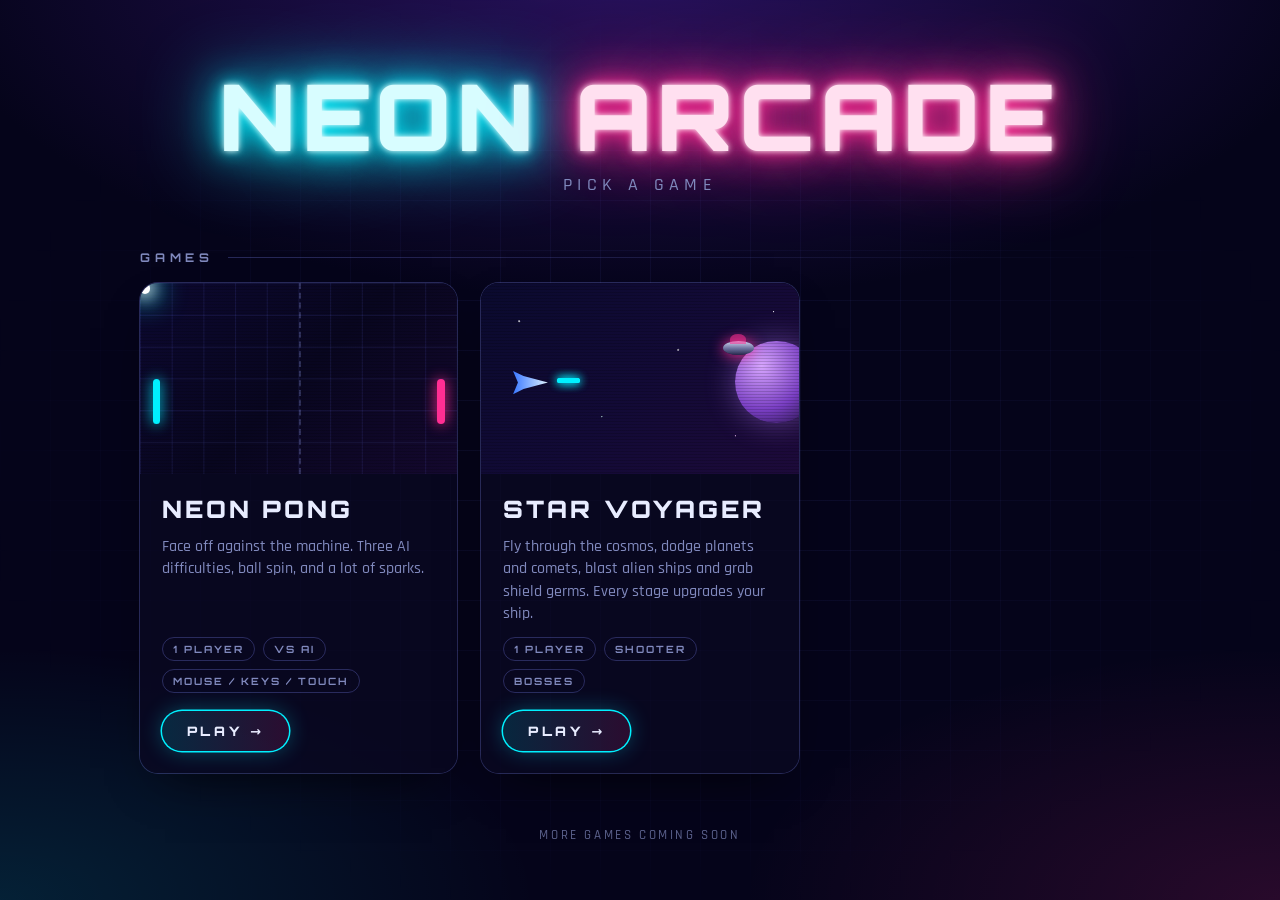
<file: index.html>
<!doctype html>
<html lang="en">
<head>
<meta charset="utf-8">
<meta name="viewport" content="width=device-width,initial-scale=1,viewport-fit=cover">
<meta name="theme-color" content="#05041a">
<meta name="mobile-web-app-capable" content="yes">
<meta name="apple-mobile-web-app-capable" content="yes">
<meta name="apple-mobile-web-app-status-bar-style" content="black-translucent">
<meta name="apple-mobile-web-app-title" content="Neon Arcade">
<link rel="manifest" href="manifest.webmanifest">
<link rel="apple-touch-icon" href="icons/apple-touch-icon.png">
<link rel="icon" type="image/png" href="icons/icon-192.png">
<title>Neon Arcade</title>
<link rel="preconnect" href="https://fonts.googleapis.com">
<link rel="preconnect" href="https://fonts.gstatic.com" crossorigin>
<link href="https://fonts.googleapis.com/css2?family=Orbitron:wght@500;700;900&family=Rajdhani:wght@500;600;700&display=swap" rel="stylesheet">
<style>
:root{
  --cyan:#00f0ff; --pink:#ff2e93; --yellow:#ffe14d;
  --ink:#e8ecff; --dim:#8089bd; --line:rgba(130,140,255,.28);
  --display:'Orbitron','Segoe UI',system-ui,sans-serif;
  --body:'Rajdhani','Segoe UI',system-ui,sans-serif;
}
*{box-sizing:border-box;margin:0;padding:0}
body{
  min-height:100vh; min-height:100dvh; color:var(--ink); font-family:var(--body); font-weight:500;
  background:
    radial-gradient(ellipse 80% 55% at 50% -5%, #2a1260 0%, transparent 70%),
    radial-gradient(ellipse 60% 40% at 100% 100%, rgba(255,46,147,.14), transparent 70%),
    radial-gradient(ellipse 60% 40% at 0% 100%, rgba(0,240,255,.12), transparent 70%),
    #05041a;
  display:flex; flex-direction:column; align-items:center;
  padding:calc(clamp(32px,8vh,96px) + env(safe-area-inset-top)) calc(20px + env(safe-area-inset-right)) calc(40px + env(safe-area-inset-bottom)) calc(20px + env(safe-area-inset-left)); gap:clamp(28px,6vh,64px);
  position:relative; overflow-x:hidden;
}
body::before{ /* drifting grid */
  content:""; position:fixed; inset:0; pointer-events:none;
  background-image:
    linear-gradient(rgba(110,120,255,.08) 1px, transparent 1px),
    linear-gradient(90deg, rgba(110,120,255,.08) 1px, transparent 1px);
  background-size:50px 50px;
  mask-image:radial-gradient(ellipse at center, #000 20%, transparent 75%);
  -webkit-mask-image:radial-gradient(ellipse at center, #000 20%, transparent 75%);
  animation:drift 12s linear infinite;
}
@keyframes drift{to{background-position:50px 50px}}

header{text-align:center; position:relative; display:flex; flex-direction:column; gap:14px; align-items:center}
.logo{font-family:var(--display); font-weight:900; font-size:clamp(34px,9vw,92px); line-height:.95; letter-spacing:.06em; animation:glitch 7s infinite}
.logo .n{color:#d8fdff; text-shadow:0 0 6px #fff,0 0 18px var(--cyan),0 0 42px var(--cyan),0 0 80px var(--cyan); animation:flicker 4.5s infinite}
.logo .p{color:#ffe0f0; text-shadow:0 0 6px #fff,0 0 18px var(--pink),0 0 42px var(--pink),0 0 80px var(--pink); animation:flicker 5.7s infinite 1.3s}
.logo span{display:inline-block}
@keyframes flicker{0%,18%,22%,62%,64%,100%{opacity:1}20%,63%{opacity:.25}21%{opacity:.8}}
@keyframes glitch{
  0%,92%,100%{transform:none; filter:none}
  93%{transform:translate(-3px,0) skewX(-6deg); filter:drop-shadow(3px 0 0 rgba(255,46,147,.8)) drop-shadow(-3px 0 0 rgba(0,240,255,.8))}
  95%{transform:translate(3px,0) skewX(5deg); filter:drop-shadow(-3px 0 0 rgba(255,46,147,.8)) drop-shadow(3px 0 0 rgba(0,240,255,.8))}
  97%{transform:none; filter:none}
}
.install{
  font-family:var(--display); font-weight:900; font-size:12px; letter-spacing:.25em; color:var(--ink); cursor:pointer;
  padding:.9em 1.8em; border-radius:99px; border:0; background:linear-gradient(90deg, rgba(0,240,255,.14), rgba(255,46,147,.14));
  box-shadow:0 0 0 1.5px var(--cyan), 0 0 22px rgba(0,240,255,.3);
}
.install[hidden],.hint[hidden]{display:none}
.hint{max-width:34ch; font-size:14px; line-height:1.4; color:var(--dim); letter-spacing:.06em; padding:10px 16px; border:1px dashed var(--line); border-radius:12px}
.hint b{color:var(--yellow); font-weight:600}
.tagline{font-size:clamp(12px,2vw,18px); color:var(--dim); letter-spacing:.3em; text-transform:uppercase}

main{width:min(1000px,100%); position:relative}
.section-label{font-family:var(--display); font-weight:700; font-size:12px; letter-spacing:.4em; color:var(--dim); margin-bottom:18px; display:flex; align-items:center; gap:14px}
.section-label::after{content:""; flex:1; height:1px; background:linear-gradient(90deg, var(--line), transparent)}

.games{list-style:none; display:grid; grid-template-columns:repeat(auto-fill,minmax(min(100%,300px),1fr)); gap:24px}

.card{
  --c:var(--cyan); --c2:var(--pink);
  display:flex; flex-direction:column; height:100%; text-decoration:none; color:inherit;
  border-radius:18px; overflow:hidden; background:rgba(10,9,34,.75);
  box-shadow:0 0 0 1px var(--line), 0 20px 50px -25px rgba(0,0,0,.9);
  transition:transform .25s, box-shadow .25s;
}
.card:hover,.card:focus-visible{
  transform:translateY(-6px);
  box-shadow:0 0 0 1.5px var(--c), 0 0 40px -4px rgba(0,240,255,.45), 0 0 70px -10px rgba(255,46,147,.4), 0 24px 50px -25px rgba(0,0,0,.9);
  outline:none;
}
.thumb{position:relative; aspect-ratio:5/3; overflow:hidden; background:linear-gradient(135deg,#0c0830,#08061f 50%,#14082e)}
.thumb::before{
  content:""; position:absolute; inset:0;
  background-image:
    linear-gradient(rgba(110,120,255,.12) 1px, transparent 1px),
    linear-gradient(90deg, rgba(110,120,255,.12) 1px, transparent 1px);
  background-size:10% 16.66%;
}
.thumb::after{content:""; position:absolute; inset:0; background:repeating-linear-gradient(to bottom, rgba(0,0,0,.16) 0 1px, transparent 1px 3px)}

/* mini animated pong */
.mid{position:absolute; left:50%; top:0; bottom:0; width:0; border-left:2px dashed rgba(160,170,255,.25)}
.pad{position:absolute; width:2.4%; height:24%; border-radius:99px; z-index:1}
.pad.l{left:4%; background:var(--cyan); box-shadow:0 0 14px var(--cyan); animation:padL 3.2s ease-in-out infinite}
.pad.r{right:4%; background:var(--pink); box-shadow:0 0 14px var(--pink); animation:padR 3.2s ease-in-out infinite}
.ball{position:absolute; left:0; top:0; width:3.2%; aspect-ratio:1; border-radius:50%; background:#fff; z-index:2;
  box-shadow:0 0 16px 3px #fff, 0 0 30px 6px var(--cyan); animation:ballX 3.2s linear infinite, ballY 3.2s ease-in-out infinite}
@keyframes ballX{0%{left:9%}50%{left:88%}100%{left:9%}}
@keyframes ballY{0%{top:62%}25%{top:25%}50%{top:62%}75%{top:25%}100%{top:62%}}
@keyframes padL{0%,100%{top:50%}25%{top:14%}50%{top:50%}75%{top:14%}}
@keyframes padR{0%,100%{top:50%}25%{top:14%}50%{top:50%}75%{top:14%}}
.pad.l{top:50%} .pad.r{top:50%}

/* mini space scene */
.thumb.space{background:linear-gradient(135deg,#0a0a2e,#120a36 50%,#1d0a3a)}
.thumb.space::before{
  background-image:
    radial-gradient(1.5px 1.5px at 12% 20%, #fff, transparent),
    radial-gradient(1px 1px at 38% 70%, #cfe, transparent),
    radial-gradient(1.5px 1.5px at 62% 35%, #fff, transparent),
    radial-gradient(1px 1px at 80% 80%, #fcf, transparent),
    radial-gradient(1px 1px at 92% 15%, #fff, transparent),
    radial-gradient(1px 1px at 25% 50%, #fff, transparent);
  background-size:100% 100%; animation:stars 4s linear infinite;
}
@keyframes stars{from{transform:translateX(0)}to{transform:translateX(-12%)}}
.ship{position:absolute; left:10%; top:46%; width:11%; aspect-ratio:1.5; background:linear-gradient(90deg,#3a78ff,#dff3ff);
  clip-path:polygon(100% 50%, 30% 22%, 0 0, 14% 50%, 0 100%, 30% 78%); filter:drop-shadow(0 0 6px var(--cyan)); z-index:2; animation:bob 3s ease-in-out infinite}
.ship::after{content:""; position:absolute; right:100%; top:40%; width:60%; height:20%; background:linear-gradient(270deg,var(--cyan),transparent)}
@keyframes bob{50%{transform:translateY(-70%)}}
.laser{position:absolute; left:24%; top:49.5%; height:3%; width:7%; background:var(--cyan); border-radius:9px; box-shadow:0 0 10px var(--cyan); z-index:1; animation:laser 1.1s linear infinite}
.laser.b{animation-delay:.55s}
@keyframes laser{from{transform:translateX(0);opacity:1}to{transform:translateX(900%);opacity:.2}}
.rock{position:absolute; border-radius:46% 54% 50% 50%; background:radial-gradient(circle at 30% 30%,#8a82a6,#3d3856 60%,#1b1830); box-shadow:inset -4px -4px 8px rgba(0,0,0,.4); animation:fly 5s linear infinite}
.rock.r1{width:9%; aspect-ratio:1; top:20%; left:100%}
.rock.r2{width:6%; aspect-ratio:1; top:70%; left:100%; animation-delay:2.2s; animation-duration:4s}
@keyframes fly{to{transform:translateX(-1200%)}}
.planet{position:absolute; width:26%; aspect-ratio:1; border-radius:50%; right:-6%; top:30%; background:radial-gradient(circle at 32% 30%,#d7a6ff,#7a3fc4 55%,#150a30); box-shadow:0 0 30px rgba(190,130,255,.45)}
.alien{position:absolute; right:14%; top:30%; width:10%; aspect-ratio:2.2; border-radius:50%; background:linear-gradient(#d3d7f2,#6a6f9c 55%,#25274a); box-shadow:0 0 14px var(--pink); animation:bob 2.4s ease-in-out infinite reverse; z-index:2}
.alien::before{content:""; position:absolute; left:25%; right:25%; top:-45%; height:70%; border-radius:50% 50% 0 0; background:rgba(255,46,147,.55)}
.germ{position:absolute; left:52%; top:66%; width:4.5%; aspect-ratio:1; border-radius:50%; background:radial-gradient(circle at 35% 35%,#fff,var(--green) 50%,rgba(93,255,158,.4)); box-shadow:0 0 14px var(--green), 0 0 0 4px rgba(93,255,158,.2); animation:wob 2s ease-in-out infinite}
@keyframes wob{50%{transform:translateY(-30%) scale(1.15)}}

.body{display:flex; flex-direction:column; gap:12px; padding:20px 22px 22px; flex:1}
.name{font-family:var(--display); font-weight:900; font-size:24px; letter-spacing:.12em}
.desc{color:var(--dim); font-size:16px; line-height:1.4; flex:1}
.tags{display:flex; gap:8px; flex-wrap:wrap}
.tag{font-family:var(--display); font-size:10px; font-weight:700; letter-spacing:.2em; padding:.5em 1em; border:1px solid var(--line); border-radius:99px; color:var(--dim)}
.play{
  margin-top:6px; align-self:flex-start;
  font-family:var(--display); font-weight:900; font-size:13px; letter-spacing:.28em;
  padding:.9em 1.9em; border-radius:99px; color:var(--ink);
  background:linear-gradient(90deg, rgba(0,240,255,.14), rgba(255,46,147,.14));
  box-shadow:0 0 0 1.5px var(--cyan), 0 0 22px rgba(0,240,255,.3);
  transition:background .2s, box-shadow .2s;
}
.card:hover .play,.card:focus-visible .play{background:linear-gradient(90deg, rgba(0,240,255,.35), rgba(255,46,147,.35)); box-shadow:0 0 0 1.5px #fff, 0 0 34px rgba(0,240,255,.55)}

footer{font-size:13px; letter-spacing:.2em; text-transform:uppercase; color:var(--dim); opacity:.7; text-align:center; position:relative}

@media (prefers-reduced-motion:reduce){
  *,*::before,*::after{animation:none !important}
}
</style>
</head>
<body>
<header>
  <h1 class="logo" aria-label="Neon Arcade"><span class="n">NEON</span> <span class="p">ARCADE</span></h1>
  <p class="tagline">Pick a game</p>
  <button class="install" id="installBtn" type="button" hidden>INSTALL APP</button>
  <p class="hint" id="iosHint" hidden>Install it: tap <b>Share</b>, then <b>Add to Home Screen</b>. Games run full-screen and offline.</p>
</header>

<main>
  <div class="section-label">GAMES</div>
  <ul class="games">
    <!-- To add a game: copy this <li>, change the href, text and thumbnail. -->
    <li>
      <a class="card" href="pong.html">
        <div class="thumb" aria-hidden="true">
          <div class="mid"></div><div class="pad l"></div><div class="pad r"></div><div class="ball"></div>
        </div>
        <div class="body">
          <div class="name">NEON PONG</div>
          <p class="desc">Face off against the machine. Three AI difficulties, ball spin, and a lot of sparks.</p>
          <div class="tags"><span class="tag">1 PLAYER</span><span class="tag">VS AI</span><span class="tag">MOUSE / KEYS / TOUCH</span></div>
          <span class="play">PLAY &rarr;</span>
        </div>
      </a>
    </li>
    <li>
      <a class="card" href="space.html">
        <div class="thumb space" aria-hidden="true">
          <div class="planet"></div><div class="rock r1"></div><div class="rock r2"></div><div class="germ"></div>
          <div class="alien"></div><div class="ship"></div><div class="laser"></div><div class="laser b"></div>
        </div>
        <div class="body">
          <div class="name">STAR VOYAGER</div>
          <p class="desc">Fly through the cosmos, dodge planets and comets, blast alien ships and grab shield germs. Every stage upgrades your ship.</p>
          <div class="tags"><span class="tag">1 PLAYER</span><span class="tag">SHOOTER</span><span class="tag">BOSSES</span></div>
          <span class="play">PLAY &rarr;</span>
        </div>
      </a>
    </li>
  </ul>
</main>

<footer>More games coming soon</footer>
<script src="shared.js" defer></script>
<script>
// "Install app" button (Android/desktop Chrome) and an iOS how-to
addEventListener('DOMContentLoaded', () => {
  const btn = document.getElementById('installBtn'), hint = document.getElementById('iosHint');
  let prompt = null;
  addEventListener('beforeinstallprompt', e => { e.preventDefault(); prompt = e; btn.hidden = false; });
  btn.addEventListener('click', async () => { if (!prompt) return; prompt.prompt(); await prompt.userChoice; prompt = null; btn.hidden = true; });
  addEventListener('appinstalled', () => { btn.hidden = true; });
  const standalone = matchMedia('(display-mode: standalone)').matches || matchMedia('(display-mode: fullscreen)').matches || navigator.standalone === true;
  if (/iphone|ipad|ipod/i.test(navigator.userAgent) && !standalone) hint.hidden = false;
});
</script>
</body>
</html>
</file>
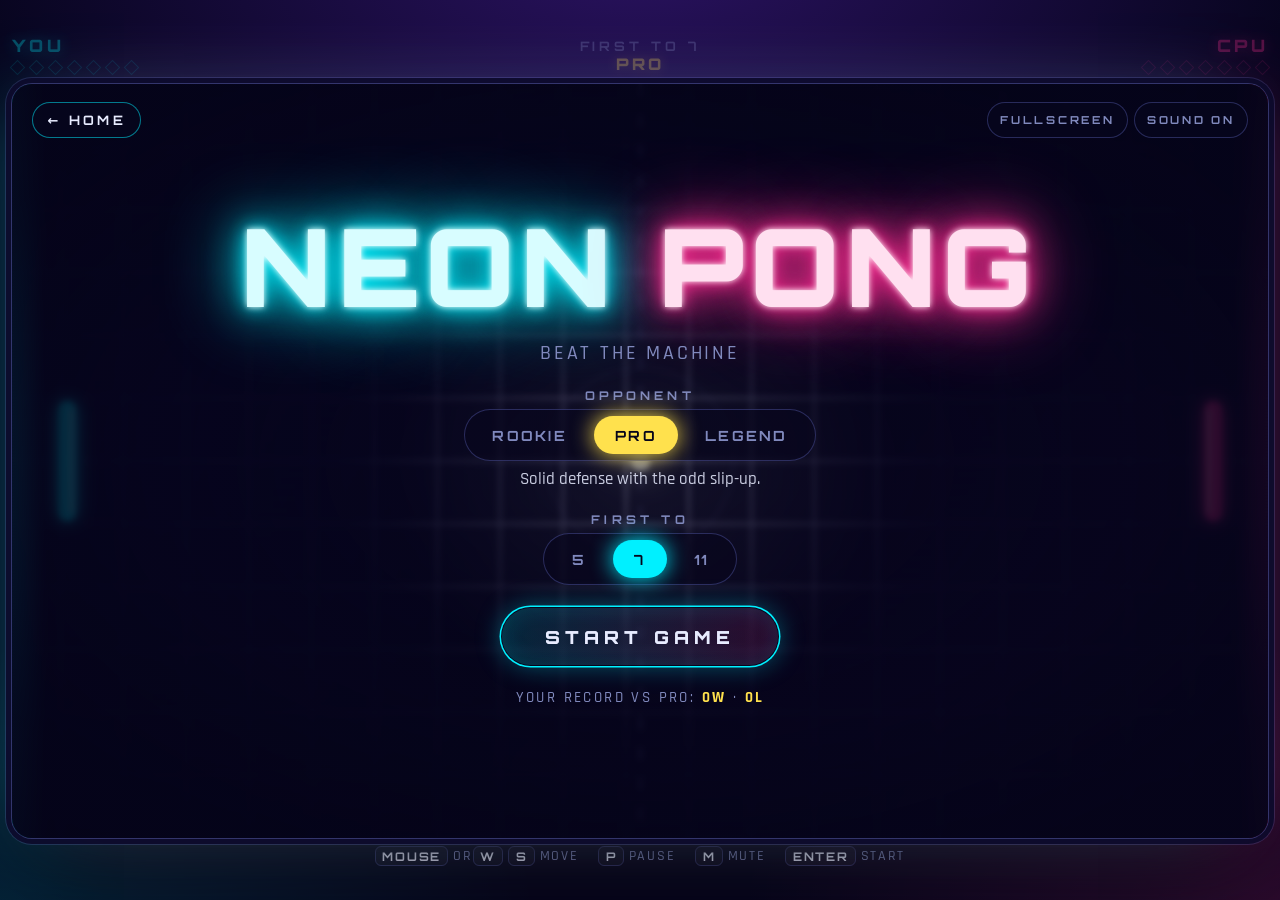
<file: pong.html>
<!doctype html>
<html lang="en">
<head>
<meta charset="utf-8">
<meta name="viewport" content="width=device-width,initial-scale=1,maximum-scale=1,user-scalable=no,viewport-fit=cover">
<meta name="theme-color" content="#05041a">
<meta name="mobile-web-app-capable" content="yes">
<meta name="apple-mobile-web-app-capable" content="yes">
<meta name="apple-mobile-web-app-status-bar-style" content="black-translucent">
<meta name="apple-mobile-web-app-title" content="Neon Pong">
<link rel="manifest" href="manifest.webmanifest">
<link rel="apple-touch-icon" href="icons/apple-touch-icon.png">
<link rel="icon" type="image/png" href="icons/icon-192.png">
<title>Neon Pong</title>
<link rel="preconnect" href="https://fonts.googleapis.com">
<link rel="preconnect" href="https://fonts.gstatic.com" crossorigin>
<link href="https://fonts.googleapis.com/css2?family=Orbitron:wght@500;700;900&family=Rajdhani:wght@500;600;700&display=swap" rel="stylesheet">
<style>
:root{
  --bg:#07061a; --cyan:#00f0ff; --pink:#ff2e93; --yellow:#ffe14d; --green:#5dff9e;
  --ink:#e8ecff; --dim:#8089bd; --line:rgba(130,140,255,.28);
  --display:'Orbitron','Segoe UI',system-ui,sans-serif;
  --body:'Rajdhani','Segoe UI',system-ui,sans-serif;
}
*{box-sizing:border-box;margin:0;padding:0}
html,body{height:100%}
body{
  background:
    radial-gradient(ellipse 80% 55% at 50% -5%, #2a1260 0%, transparent 70%),
    radial-gradient(ellipse 60% 40% at 100% 100%, rgba(255,46,147,.14), transparent 70%),
    radial-gradient(ellipse 60% 40% at 0% 100%, rgba(0,240,255,.12), transparent 70%),
    #05041a;
  color:var(--ink); font-family:var(--body); font-weight:500;
  display:flex; align-items:center; justify-content:center;
  overflow:hidden; user-select:none; -webkit-user-select:none;
}

/* ---------- cabinet ---------- */
.cabinet{
  --w:min(calc(100vw - 24px), calc((100vh - 130px) * 5 / 3));
  width:var(--w); display:flex; flex-direction:column; gap:10px;
}
.hud{display:grid; grid-template-columns:1fr auto 1fr; align-items:end; gap:12px; transition:opacity .4s}
.hud.dim{opacity:.3}
.side{display:flex; flex-direction:column; gap:6px}
.side.right{align-items:flex-end}
.who{font-family:var(--display); font-weight:900; letter-spacing:.2em; font-size:clamp(11px,1.6vw,17px)}
.left .who{color:var(--cyan); text-shadow:0 0 14px rgba(0,240,255,.7)}
.right .who{color:var(--pink); text-shadow:0 0 14px rgba(255,46,147,.7)}
.pips{display:flex; gap:8px; min-height:12px}
.right .pips{flex-direction:row-reverse}
.pip{width:11px; height:11px; transform:rotate(45deg); border:1.5px solid currentColor; opacity:.35; transition:all .3s}
.left .pip{color:var(--cyan)} .right .pip{color:var(--pink)}
.pip.on{opacity:1; background:currentColor; box-shadow:0 0 12px currentColor; transform:rotate(45deg) scale(1.2)}
.mid{text-align:center}
.mid .tag{font-family:var(--display); font-weight:700; letter-spacing:.3em; font-size:clamp(9px,1.2vw,13px); color:var(--dim)}
.mid .sub{font-family:var(--display); font-weight:900; letter-spacing:.18em; font-size:clamp(11px,1.5vw,16px); color:var(--yellow); text-shadow:0 0 12px rgba(255,225,77,.55)}

.stage{
  position:relative; width:100%; aspect-ratio:5/3; container-type:inline-size;
  border-radius:20px; overflow:hidden; background:#05041a;
  box-shadow:
    0 0 0 1px rgba(140,150,255,.3),
    0 0 0 6px rgba(10,8,40,.9),
    0 0 0 7px rgba(140,150,255,.18),
    -30px 0 80px -20px rgba(0,240,255,.28),
    30px 0 80px -20px rgba(255,46,147,.28),
    0 40px 80px -30px rgba(0,0,0,.9);
}
canvas{width:100%; height:100%; display:block; touch-action:none}
.stage.playing canvas{cursor:none}
.crt{
  position:absolute; inset:0; pointer-events:none; z-index:2;
  background:
    repeating-linear-gradient(to bottom, rgba(0,0,0,.16) 0 1px, transparent 1px 3px),
    radial-gradient(ellipse at center, transparent 55%, rgba(0,0,0,.55) 100%);
  mix-blend-mode:multiply;
}

/* ---------- overlays ---------- */
.overlay{
  position:absolute; inset:0; z-index:3; overflow:auto;
  display:flex; flex-direction:column; align-items:center; justify-content:center;
  gap:clamp(8px,2cqw,22px); padding:2cqw;
  background:radial-gradient(ellipse at center, rgba(5,4,26,.5) 0%, rgba(5,4,26,.9) 85%);
  backdrop-filter:blur(3px); -webkit-backdrop-filter:blur(3px);
  opacity:0; pointer-events:none; transition:opacity .35s;
  text-align:center;
}
.overlay.show{opacity:1; pointer-events:auto}

.logo{font-family:var(--display); font-weight:900; font-size:clamp(30px,10.5cqw,108px); line-height:.95; letter-spacing:.06em; animation:glitch 6s infinite}
.logo span{display:inline-block}
.logo .n{color:#d8fdff; text-shadow:0 0 6px #fff,0 0 18px var(--cyan),0 0 42px var(--cyan),0 0 80px var(--cyan)}
.logo .p{color:#ffe0f0; text-shadow:0 0 6px #fff,0 0 18px var(--pink),0 0 42px var(--pink),0 0 80px var(--pink)}
.logo .flick{animation:flicker 4.5s infinite}
.logo .flick2{animation:flicker 5.7s infinite 1.3s}
@keyframes flicker{
  0%,18%,22%,62%,64%,100%{opacity:1}
  20%,63%{opacity:.25}
  21%{opacity:.8}
}
@keyframes glitch{
  0%,92%,100%{transform:none; filter:none}
  93%{transform:translate(-3px,0) skewX(-6deg); filter:drop-shadow(3px 0 0 rgba(255,46,147,.8)) drop-shadow(-3px 0 0 rgba(0,240,255,.8))}
  95%{transform:translate(3px,0) skewX(5deg); filter:drop-shadow(-3px 0 0 rgba(255,46,147,.8)) drop-shadow(3px 0 0 rgba(0,240,255,.8))}
  97%{transform:none; filter:none}
}
.tagline{font-size:clamp(12px,1.9cqw,20px); color:var(--dim); letter-spacing:.14em; text-transform:uppercase}

.row{display:flex; flex-direction:column; align-items:center; gap:.5cqw}
.lbl{font-family:var(--display); font-weight:700; font-size:clamp(8px,1.1cqw,12px); letter-spacing:.35em; color:var(--dim)}
.seg{display:flex; gap:.5cqw; padding:.5cqw; border:1px solid var(--line); border-radius:999px; background:rgba(8,7,30,.65)}
.seg button{
  font-family:var(--display); font-weight:700; font-size:clamp(9px,1.35cqw,14px); letter-spacing:.16em;
  padding:.75em 1.5em; border-radius:999px; border:0; background:transparent; color:var(--dim); cursor:pointer;
  transition:color .2s, background .2s, box-shadow .2s, transform .15s;
}
.seg button:hover{color:var(--ink)}
.seg button:active{transform:scale(.96)}
.seg button.on{color:#06051a; background:var(--c); box-shadow:0 0 22px var(--c)}
.desc{font-size:clamp(11px,1.6cqw,17px); color:var(--ink); opacity:.85; min-height:1.3em}

.btn{
  font-family:var(--display); font-weight:900; font-size:clamp(11px,1.8cqw,18px); letter-spacing:.28em;
  padding:.95em 2.4em; border-radius:999px; cursor:pointer; color:var(--ink);
  background:linear-gradient(90deg, rgba(0,240,255,.14), rgba(255,46,147,.14));
  border:1.5px solid transparent;
  background-clip:padding-box; position:relative;
  box-shadow:0 0 0 1.5px var(--cyan), 0 0 26px rgba(0,240,255,.35), inset 0 0 22px rgba(0,240,255,.12);
  transition:transform .15s, box-shadow .2s, background .2s;
}
.btn:hover{transform:translateY(-2px) scale(1.03); background:linear-gradient(90deg, rgba(0,240,255,.35), rgba(255,46,147,.35)); box-shadow:0 0 0 1.5px #fff, 0 0 40px rgba(0,240,255,.6), 0 0 60px rgba(255,46,147,.35)}
.btn:active{transform:scale(.97)}
.btn.pulse{animation:pulse 1.6s ease-in-out infinite}
.btn.ghost{background:transparent; box-shadow:0 0 0 1.5px var(--line); color:var(--dim)}
.btn.ghost:hover{color:var(--ink); box-shadow:0 0 0 1.5px var(--ink)}
@keyframes pulse{50%{box-shadow:0 0 0 1.5px var(--cyan), 0 0 50px rgba(0,240,255,.7), 0 0 90px rgba(255,46,147,.35), inset 0 0 22px rgba(0,240,255,.2)}}
.btns{display:flex; gap:1.6cqw; flex-wrap:wrap; justify-content:center}
.record{font-size:clamp(11px,1.5cqw,15px); color:var(--dim); letter-spacing:.16em; text-transform:uppercase}
.record b{color:var(--yellow); font-weight:700}

.big{font-family:var(--display); font-weight:900; font-size:clamp(26px,8.5cqw,92px); letter-spacing:.14em; line-height:1}
.big.win{color:#e0fdff; text-shadow:0 0 8px #fff,0 0 28px var(--cyan),0 0 70px var(--cyan)}
.big.lose{color:#ffe0f0; text-shadow:0 0 8px #fff,0 0 28px var(--pink),0 0 70px var(--pink)}
.big.paused{font-size:clamp(24px,7cqw,76px); color:#fff6c9; text-shadow:0 0 8px #fff,0 0 28px var(--yellow),0 0 60px var(--yellow)}
.final{font-family:var(--display); font-weight:900; font-size:clamp(20px,5cqw,52px); letter-spacing:.12em}
.final .a{color:var(--cyan)} .final .b{color:var(--pink)} .final .d{color:var(--dim); margin:0 .4em}
.quip{font-size:clamp(12px,1.9cqw,20px); color:var(--dim); letter-spacing:.12em; text-transform:uppercase}
.stats{display:flex; gap:3cqw; flex-wrap:wrap; justify-content:center}
.stat{display:flex; flex-direction:column; gap:.3em; padding:1cqw 2.2cqw; border:1px solid var(--line); border-radius:12px; background:rgba(8,7,30,.6)}
.stat b{font-family:var(--display); font-weight:700; font-size:clamp(14px,2.8cqw,30px); color:var(--yellow)}
.stat i{font-style:normal; font-family:var(--display); font-size:clamp(7px,1cqw,11px); letter-spacing:.3em; color:var(--dim)}

.chip{
  font-family:var(--display); font-weight:700; font-size:clamp(8px,1.05cqw,11px); letter-spacing:.25em;
  padding:.7em 1.1em; border-radius:999px; border:1px solid var(--line); color:var(--dim);
  background:rgba(8,7,30,.6); cursor:pointer; transition:color .2s, border-color .2s;
}
.chip:hover{color:var(--ink); border-color:var(--ink)}
.chip.off{color:var(--pink); border-color:rgba(255,46,147,.5)}
.chip.back{text-decoration:none; font-size:clamp(9px,1.3cqw,13px); color:var(--ink); border-color:rgba(0,240,255,.5)}

.hints{display:flex; justify-content:center; gap:20px; flex-wrap:wrap; font-size:clamp(11px,1.3vw,14px); color:var(--dim); letter-spacing:.12em; text-transform:uppercase}
.hints kbd{font-family:var(--display); font-size:.85em; font-weight:700; padding:.15em .55em; border:1px solid var(--line); border-radius:6px; color:var(--ink); margin-right:.4em; background:rgba(255,255,255,.04)}

@container (max-width:620px){
  .tagline,.record,.hide-sm{display:none}
  .overlay{gap:8px}
}
@media (prefers-reduced-motion:reduce){
  .logo,.logo .flick,.logo .flick2,.btn.pulse{animation:none}
}
:focus-visible{outline:2px solid var(--yellow); outline-offset:3px}
</style>
<link rel="stylesheet" href="mobile.css">
<script src="shared.js" defer></script>
</head>
<body data-game>
<div class="cabinet">
  <div class="hud dim" id="hud">
    <div class="side left"><div class="who">YOU</div><div class="pips" id="pipsL"></div></div>
    <div class="mid"><div class="tag" id="hudTag">FIRST TO 7</div><div class="sub" id="hudSub">PRO</div></div>
    <div class="side right"><div class="who" id="whoR">CPU</div><div class="pips" id="pipsR"></div></div>
  </div>

  <div class="stage" id="stage">
    <canvas id="c" aria-label="Pong game field"></canvas>
    <div class="crt"></div>
    <div class="chips">
      <div class="grp"><a class="chip back" href="index.html">&larr; HOME</a></div>
      <div class="grp">
        <button class="chip pausebtn" id="pauseBtn" type="button" aria-label="Pause" hidden>&#10074;&#10074;</button>
        <button class="chip" id="fsBtn" type="button" hidden>FULLSCREEN</button>
        <button class="chip mute" id="muteBtn" type="button">SOUND ON</button>
      </div>
    </div>

    <!-- MENU -->
    <div class="overlay show" id="menu">
      <h1 class="logo" aria-label="Neon Pong"><span class="n flick">NEON</span> <span class="p flick2">PONG</span></h1>
      <p class="tagline">Beat the machine</p>

      <div class="row">
        <div class="lbl">OPPONENT</div>
        <div class="seg" id="segDiff">
          <button type="button" data-v="rookie" style="--c:var(--green)">ROOKIE</button>
          <button type="button" data-v="pro" style="--c:var(--yellow)">PRO</button>
          <button type="button" data-v="legend" style="--c:var(--pink)">LEGEND</button>
        </div>
        <div class="desc" id="diffDesc"></div>
      </div>

      <div class="row">
        <div class="lbl">FIRST TO</div>
        <div class="seg" id="segTarget">
          <button type="button" data-v="5" style="--c:var(--cyan)">5</button>
          <button type="button" data-v="7" style="--c:var(--cyan)">7</button>
          <button type="button" data-v="11" style="--c:var(--cyan)">11</button>
        </div>
      </div>

      <button class="btn pulse" id="startBtn" type="button">START GAME</button>
      <div class="small only-touch">Drag up and down to move your paddle</div>
      <div class="record" id="record"></div>
    </div>

    <!-- PAUSE -->
    <div class="overlay" id="pause">
      <div class="big paused">PAUSED</div>
      <div class="btns">
        <button class="btn" id="resumeBtn" type="button">RESUME</button>
        <button class="btn ghost" id="quitBtn" type="button">QUIT</button>
      </div>
    </div>

    <!-- GAME OVER -->
    <div class="overlay" id="over">
      <div class="big" id="overTitle">VICTORY</div>
      <div class="final" id="overScore"></div>
      <div class="quip" id="overQuip"></div>
      <div class="stats hide-sm">
        <div class="stat"><b id="stRally">0</b><i>LONGEST RALLY</i></div>
        <div class="stat"><b id="stSpeed">0</b><i>TOP SPEED KM/H</i></div>
        <div class="stat"><b id="stTime">0:00</b><i>MATCH TIME</i></div>
      </div>
      <div class="btns">
        <button class="btn pulse" id="rematchBtn" type="button">REMATCH</button>
        <button class="btn ghost" id="menuBtn" type="button">MENU</button>
      </div>
    </div>
  </div>

  <div class="hints">
    <span><kbd>MOUSE</kbd>or<kbd>W</kbd><kbd>S</kbd>move</span>
    <span><kbd>P</kbd>pause</span>
    <span><kbd>M</kbd>mute</span>
    <span><kbd>ENTER</kbd>start</span>
  </div>
</div>

<script>
(() => {
'use strict';

/* ================= constants ================= */
let W = 1000;
const H = 600, TAU = Math.PI * 2;
const PW = 14, PH = 96, BR = 9;
const START_SPEED = 430, MAX_SPEED = 980, MAX_ANGLE = 62 * Math.PI / 180;
const STEP = 1 / 120;
const GRID = 50;
const FONT = "'Orbitron','Segoe UI',system-ui,sans-serif";
const COL = { cyan: '0,240,255', pink: '255,46,147', yellow: '255,225,77', white: '255,255,255', green: '93,255,158' };
const DIFFS = {
  rookie: { name: 'Rookie', speed: 300, react: .24, err: 1.0,  desc: 'Slow reflexes. Perfect for warming up.' },
  pro:    { name: 'Pro',    speed: 470, react: .11, err: .55,  desc: 'Solid defense with the odd slip-up.' },
  legend: { name: 'Legend', speed: 680, react: .035, err: .16, desc: 'Lightning reflexes. Rarely misses.' },
};
const reduced = matchMedia('(prefers-reduced-motion: reduce)').matches;
const LITE = matchMedia('(pointer: coarse)').matches;   // phones: fewer particles
let UIS = 1;                                            // canvas text scale so HUD stays readable on small screens
const buzz = ms => { try { window.Arcade && Arcade.buzz(ms); } catch {} };

const clamp = (v, a, b) => v < a ? a : v > b ? b : v;
const rgba = (c, a) => `rgba(${c},${a})`;
const rand = (a, b) => a + Math.random() * (b - a);

/* ================= DOM ================= */
const $ = id => document.getElementById(id);
const cvs = $('c'), ctx = cvs.getContext('2d');
const stage = $('stage');

/* ================= storage ================= */
const store = {
  get() { try { return JSON.parse(localStorage.getItem('neonpong') || '{}'); } catch { return {}; } },
  set(o) { try { localStorage.setItem('neonpong', JSON.stringify(o)); } catch {} },
};
const saved = store.get();

/* ================= state ================= */
const S = {
  scene: 'menu',          // menu | game | paused | over
  phase: 'serve',         // serve | rally
  diff: DIFFS[saved.diff] ? saved.diff : 'pro',
  target: [5, 7, 11].includes(saved.target) ? saved.target : 7,
  score: [0, 0], pop: [0, 0],
  rally: 0, longest: 0, top: START_SPEED, matchTime: 0,
  timer: 1, timerTotal: 1, lastN: 0, serveDir: 1,
  shake: 0, flash: null, time: 0,
  winner: -1, overDelay: 0,
};
const P = [
  { x: 44,     y: H / 2, vy: 0, flash: 0, col: COL.cyan, ai: { timer: 0, target: H / 2, err: 0 } },
  { x: W - 44, y: H / 2, vy: 0, flash: 0, col: COL.pink, ai: { timer: 0, target: H / 2, err: 0 } },
];
const ball = { x: W / 2, y: H / 2, vx: 0, vy: 0, speed: START_SPEED, last: -1, trail: [], appear: 0 };
const parts = [], rings = [], floats = [];
const input = { ty: H / 2 };
const keys = { up: false, down: false };

/* ================= audio ================= */
let ac = null, muted = !!saved.muted, unlocked = false;
function tone(freq, dur, type = 'square', vol = .06, slide = 0, delay = 0) {
  if (muted || !unlocked || S.scene === 'menu') return;
  try {
    ac = ac || new (window.AudioContext || window.webkitAudioContext)();
    if (ac.state === 'suspended') ac.resume();
    const t = ac.currentTime + delay, o = ac.createOscillator(), g = ac.createGain();
    o.type = type;
    o.frequency.setValueAtTime(freq, t);
    if (slide) o.frequency.exponentialRampToValueAtTime(Math.max(30, freq * slide), t + dur);
    g.gain.setValueAtTime(vol, t);
    g.gain.exponentialRampToValueAtTime(.0001, t + dur);
    o.connect(g); g.connect(ac.destination);
    o.start(t); o.stop(t + dur + .02);
  } catch {}
}
const seq = (freqs, dur, type, vol, gap, slide = 0) => freqs.forEach((f, i) => tone(f, dur, type, vol, slide, i * gap));
const sfx = {
  paddle(r) { const k = Math.min(r, 24); tone(320 + k * 22, .08, 'square', .06); tone(640 + k * 44, .05, 'triangle', .04, 0, .012); },
  wall()    { tone(170, .07, 'triangle', .07, .7); },
  tick()    { tone(520, .09, 'sine', .09); },
  go()      { tone(880, .28, 'sine', .1, 1.6); },
  point()   { seq([523, 659, 784], .14, 'square', .05, .07); },
  lose()    { seq([330, 262, 196], .2, 'sawtooth', .05, .1, .9); },
  win()     { seq([523, 659, 784, 1046, 1318], .22, 'square', .05, .09); },
  defeat()  { seq([392, 330, 262, 196, 147], .3, 'sawtooth', .05, .14, .95); },
};

/* ================= effects ================= */
function burst(x, y, col, n, spd, dir = null, spread = TAU) {
  if (LITE) n = Math.ceil(n * .55);
  for (let k = 0; k < n; k++) {
    const a = dir === null ? Math.random() * TAU : dir + (Math.random() - .5) * spread;
    const s = spd * (.25 + Math.random() * .75);
    if (parts.length > 700) parts.shift();
    parts.push({ x, y, vx: Math.cos(a) * s, vy: Math.sin(a) * s, life: 0, max: rand(.35, .95), size: rand(1.5, 4), col });
  }
}
const ring = (x, y, col, max = 70) => rings.push({ x, y, col, r: 4, max, life: 0 });
const floatText = (text, x, y, col, size = 26) => floats.push({ text, x, y, col, size, life: 0, max: 1.1 });

function updateFx(dt) {
  S.shake *= Math.exp(-9 * dt);
  for (let i = parts.length - 1; i >= 0; i--) {
    const p = parts[i];
    p.life += dt;
    if (p.life >= p.max) { parts.splice(i, 1); continue; }
    const d = Math.exp(-2.5 * dt);
    p.vx *= d; p.vy *= d;
    p.x += p.vx * dt; p.y += p.vy * dt;
  }
  for (let i = rings.length - 1; i >= 0; i--) {
    const r = rings[i];
    r.life += dt; r.r += (r.max - r.r) * 6 * dt;
    if (r.life > .45) rings.splice(i, 1);
  }
  for (let i = floats.length - 1; i >= 0; i--) {
    const f = floats[i];
    f.life += dt; f.y -= 40 * dt;
    if (f.life > f.max) floats.splice(i, 1);
  }
  P.forEach(p => p.flash = Math.max(0, p.flash - 4 * dt));
  S.pop[0] = Math.max(0, S.pop[0] - 2.2 * dt);
  S.pop[1] = Math.max(0, S.pop[1] - 2.2 * dt);
  if (S.flash) { S.flash.a -= 2.2 * dt; if (S.flash.a <= 0) S.flash = null; }
}

/* ================= game logic ================= */
function serve(total) {
  S.phase = 'serve';
  S.timer = S.timerTotal = total;
  S.lastN = 0;
  S.rally = 0;
  ball.x = W / 2; ball.y = H / 2; ball.vx = ball.vy = 0;
  ball.speed = START_SPEED; ball.last = -1; ball.trail.length = 0; ball.appear = 0;
}

function launch() {
  const a = rand(-.35, .35);
  ball.vx = Math.cos(a) * START_SPEED * S.serveDir;
  ball.vy = Math.sin(a) * START_SPEED;
  S.phase = 'rally';
  if (S.scene === 'game' && S.timerTotal >= 3) { sfx.go(); floatText('GO!', W / 2, H / 2 - 40, COL.yellow, 56); }
}

function startGame() {
  S.scene = 'game';
  S.score = [0, 0]; S.pop = [0, 0];
  S.longest = 0; S.top = START_SPEED; S.matchTime = 0; S.winner = -1;
  S.serveDir = Math.random() < .5 ? -1 : 1;
  P.forEach(p => { p.y = H / 2; p.vy = 0; p.ai.target = H / 2; p.ai.err = 0; });
  input.ty = H / 2;
  parts.length = rings.length = floats.length = 0;
  serve(3);
  syncUI();
}

function toMenu() {
  S.scene = 'menu'; S.score = [0, 0];
  parts.length = rings.length = floats.length = 0;
  S.serveDir = 1;
  serve(1);
  syncUI();
}

function togglePause() {
  if (S.scene === 'game') { S.scene = 'paused'; keys.up = keys.down = false; syncUI(); }
  else if (S.scene === 'paused') { S.scene = 'game'; syncUI(); }
}

function predictY(x) {
  const t = (x - ball.x) / ball.vx;
  const range = H - 2 * BR;
  let y = ball.y + ball.vy * t - BR;
  y = ((y % (2 * range)) + 2 * range) % (2 * range);
  if (y > range) y = 2 * range - y;
  return y + BR;
}

function control(i, dt) {
  const p = P[i], oy = p.y;
  if (S.scene === 'game' && i === 0) {
    if (keys.up || keys.down) input.ty += (keys.down - keys.up) * 820 * dt;
    input.ty = clamp(input.ty, PH / 2, H - PH / 2);
    const d = (input.ty - p.y) * Math.min(1, 25 * dt), m = 1600 * dt;
    p.y += clamp(d, -m, m);
  } else if (S.scene === 'menu' || (S.scene === 'game' && i === 1)) {
    const d = S.scene === 'menu' ? DIFFS.pro : DIFFS[S.diff], st = p.ai;
    const toward = S.phase === 'rally' && (i === 1 ? ball.vx > 0 : ball.vx < 0);
    st.timer -= dt;
    if (st.timer <= 0) {
      st.timer = d.react;
      st.target = toward ? predictY(p.x) + st.err : H / 2 + (ball.y - H / 2) * .25;
    }
    const diff = st.target - p.y, m = d.speed * dt;
    if (Math.abs(diff) > 3) p.y += clamp(diff, -m, m);
  }
  p.y = clamp(p.y, PH / 2, H - PH / 2);
  p.vy += ((p.y - oy) / dt - p.vy) * .3;
}

function hit(i) {
  const p = P[i], dirX = i === 0 ? 1 : -1;
  const rel = clamp((ball.y - p.y) / (PH / 2 + BR), -1, 1);
  S.rally++;
  S.longest = Math.max(S.longest, S.rally);
  ball.speed = Math.min(MAX_SPEED, ball.speed * 1.045 + 4);
  S.top = Math.max(S.top, ball.speed);
  const vx = dirX * Math.cos(rel * MAX_ANGLE);
  const vy = Math.sin(rel * MAX_ANGLE) + clamp(p.vy / ball.speed, -.5, .5) * .35;
  const m = Math.hypot(vx, vy);
  ball.vx = vx / m * ball.speed; ball.vy = vy / m * ball.speed;
  ball.x = i === 0 ? p.x + PW / 2 + BR : p.x - PW / 2 - BR;
  ball.last = i;
  p.flash = 1;
  P[1 - i].ai.err = rand(-1, 1) * DIFFS[S.scene === 'menu' ? 'pro' : S.diff].err * PH * .6;

  const heat = ball.speed / MAX_SPEED;
  S.shake = Math.max(S.shake, 3 + heat * 7);
  burst(ball.x, ball.y, p.col, 14 + Math.round(heat * 16), 300 + heat * 300, dirX > 0 ? 0 : Math.PI, 1.5);
  ring(ball.x, ball.y, p.col, 48 + heat * 36);
  sfx.paddle(S.rally);
  if (i === 0) buzz(12);
  if (S.scene === 'game' && S.rally % 5 === 0) {
    floatText(`RALLY x${S.rally}`, W / 2, 110, COL.yellow, 28);
    seq([660, 880], .12, 'triangle', .06, .07);
  }
}

function goal(scorer) {
  const loser = 1 - scorer, gx = loser === 0 ? 0 : W;
  burst(gx, clamp(ball.y, 20, H - 20), P[loser].col, 80, 560, loser === 0 ? 0 : Math.PI, 2.2);
  burst(gx, clamp(ball.y, 20, H - 20), P[scorer].col, 30, 360, loser === 0 ? 0 : Math.PI, 2.6);
  ring(gx, ball.y, P[scorer].col, 140);
  S.shake = 20;
  S.flash = { side: loser, col: P[scorer].col, a: 1 };
  S.serveDir = loser === 0 ? -1 : 1;
  S.rally = 0;

  if (S.scene !== 'game') { serve(1.1); return; }

  S.score[scorer]++; S.pop[scorer] = 1;
  buzz(scorer === 0 ? 25 : 70);
  syncHud();
  scorer === 0 ? sfx.point() : sfx.lose();
  if (S.score[scorer] >= S.target) { finish(scorer); return; }
  serve(1.5);
}

function finish(winner) {
  S.scene = 'over'; S.winner = winner; S.overDelay = 1.1;
  S.phase = 'serve'; ball.appear = 0;
  const rec = saved.rec || (saved.rec = {});
  const r = rec[S.diff] || (rec[S.diff] = { w: 0, l: 0 });
  winner === 0 ? r.w++ : r.l++;
  store.set(saved);

  const you = winner === 0, close = Math.abs(S.score[0] - S.score[1]) === 1;
  $('overTitle').textContent = you ? 'VICTORY' : 'DEFEATED';
  $('overTitle').className = 'big ' + (you ? 'win' : 'lose');
  $('overScore').innerHTML = `<span class="a">${S.score[0]}</span><span class="d">—</span><span class="b">${S.score[1]}</span>`;
  const quips = you
    ? ['The machine bows to you.', 'Flawless reflexes.', 'Circuits fried.', 'Human spirit: 1, silicon: 0.']
    : ['The machine remembers.', 'Rematch? Your pride demands it.', 'Beep boop. Better luck next time.', 'Silicon wins this round.'];
  $('overQuip').textContent = close ? 'A heartbreaker — so close.' : quips[Math.floor(Math.random() * quips.length)];
  $('stRally').textContent = S.longest;
  $('stSpeed').textContent = Math.round(S.top / 10);
  const t = Math.round(S.matchTime);
  $('stTime').textContent = `${Math.floor(t / 60)}:${String(t % 60).padStart(2, '0')}`;
  you ? sfx.win() : sfx.defeat();
  syncUI();
}

function update(dt) {
  S.time += dt;
  updateFx(dt);

  if (S.scene === 'over') {
    if (S.overDelay > 0) { S.overDelay -= dt; if (S.overDelay <= 0) syncUI(); }
    if (S.winner === 0 && Math.random() < dt * 10) {
      const c = [COL.cyan, COL.pink, COL.yellow, COL.green][Math.floor(Math.random() * 4)];
      burst(rand(80, W - 80), -10, c, 6, 260, Math.PI / 2, 1.8);
    }
    return;
  }

  control(0, dt); control(1, dt);
  if (S.scene === 'game') S.matchTime += dt;

  if (S.phase === 'serve') {
    S.timer -= dt;
    ball.appear = Math.min(1, ball.appear + dt * 2.5);
    if (S.scene === 'game' && S.timerTotal >= 3) {
      const n = Math.ceil(S.timer);
      if (n !== S.lastN && n > 0) { S.lastN = n; sfx.tick(); }
    }
    if (S.timer <= 0) launch();
    return;
  }

  // rally
  ball.trail.push({ x: ball.x, y: ball.y });
  if (ball.trail.length > 34) ball.trail.shift();
  ball.x += ball.vx * dt; ball.y += ball.vy * dt;

  if (ball.y < BR) { ball.y = BR; ball.vy = Math.abs(ball.vy); wallFx(0); }
  else if (ball.y > H - BR) { ball.y = H - BR; ball.vy = -Math.abs(ball.vy); wallFx(H); }

  for (let i = 0; i < 2; i++) {
    const p = P[i];
    if ((i === 0 ? ball.vx < 0 : ball.vx > 0)) {
      const inFront = i === 0
        ? ball.x - BR <= p.x + PW / 2 && ball.x >= p.x - PW / 2
        : ball.x + BR >= p.x - PW / 2 && ball.x <= p.x + PW / 2;
      if (inFront && Math.abs(ball.y - p.y) <= PH / 2 + BR * .7) { hit(i); break; }
    }
  }

  if (ball.x < -BR * 2) goal(1);
  else if (ball.x > W + BR * 2) goal(0);
}

function wallFx(y) {
  S.shake = Math.max(S.shake, 2);
  const c = ball.last < 0 ? COL.white : P[ball.last].col;
  burst(ball.x, y, c, 8, 200, y === 0 ? Math.PI / 2 : -Math.PI / 2, 1.6);
  sfx.wall();
}

/* ================= rendering ================= */
let bgGrad = null;
function resize() {
  const r = cvs.getBoundingClientRect(), dpr = Math.min(window.devicePixelRatio || 1, 2);
  cvs.width = Math.max(1, Math.round(r.width * dpr));
  cvs.height = Math.max(1, Math.round(r.height * dpr));
  // the playfield is always H=600 tall; its width follows the screen (1000 on the desktop cabinet)
  const w = Math.round(H * r.width / Math.max(1, r.height));
  W = Math.abs(w - 1000) < 8 ? 1000 : clamp(w, 700, 1700);
  P[1].x = W - 44;
  if (S.phase === 'serve') ball.x = W / 2;
  bgGrad = null;
  UIS = Math.max(1, .95 / (r.height / H));
}
new ResizeObserver(resize).observe(cvs);

function gridPath(off) {
  ctx.beginPath();
  for (let x = -off; x <= W + GRID; x += GRID) { ctx.moveTo(x, 0); ctx.lineTo(x, H); }
  for (let y = 0; y <= H; y += GRID) { ctx.moveTo(0, y); ctx.lineTo(W, y); }
}

function ballColor() { return ball.last < 0 ? COL.white : P[ball.last].col; }

function drawBackground() {
  if (!bgGrad) {
    bgGrad = ctx.createLinearGradient(0, 0, W, H);
    bgGrad.addColorStop(0, '#0c0830'); bgGrad.addColorStop(.5, '#08061f'); bgGrad.addColorStop(1, '#14082e');
  }
  ctx.fillStyle = bgGrad; ctx.fillRect(-20, -20, W + 40, H + 40);

  const off = (S.time * 12) % GRID;
  ctx.lineWidth = 1;
  gridPath(off);
  ctx.strokeStyle = 'rgba(110,120,255,.10)'; ctx.stroke();

  // the ball lights up the grid around it
  if (ball.appear > 0) {
    const c = ballColor(), g = ctx.createRadialGradient(ball.x, ball.y, 0, ball.x, ball.y, 240);
    g.addColorStop(0, rgba(c, .75)); g.addColorStop(1, rgba(c, 0));
    ctx.save();
    ctx.globalCompositeOperation = 'lighter';
    gridPath(off); ctx.strokeStyle = g; ctx.lineWidth = 1.3; ctx.stroke();
    const f = ctx.createRadialGradient(ball.x, ball.y, 0, ball.x, ball.y, 200);
    f.addColorStop(0, rgba(c, .12 * ball.appear)); f.addColorStop(1, rgba(c, 0));
    ctx.fillStyle = f; ctx.fillRect(ball.x - 200, ball.y - 200, 400, 400);
    ctx.restore();
  }

  // center line + ring
  ctx.save();
  ctx.setLineDash([10, 14]); ctx.lineWidth = 3;
  ctx.strokeStyle = 'rgba(160,170,255,.22)';
  ctx.beginPath(); ctx.moveTo(W / 2, 0); ctx.lineTo(W / 2, H); ctx.stroke();
  ctx.setLineDash([]);
  ctx.lineWidth = 2;
  ctx.strokeStyle = `rgba(160,170,255,${.08 + Math.sin(S.time * 2) * .03})`;
  ctx.beginPath(); ctx.arc(W / 2, H / 2, 74, 0, TAU); ctx.stroke();
  ctx.restore();
}

function drawScores() {
  if (S.scene === 'menu') return;
  ctx.save();
  ctx.textAlign = 'center'; ctx.textBaseline = 'middle';
  for (let i = 0; i < 2; i++) {
    const pop = S.pop[i];
    ctx.save();
    ctx.translate(W / 2 + (i === 0 ? -175 : 175), H / 2 + 8);
    ctx.scale(1 + pop * .4, 1 + pop * .4);
    ctx.font = `900 200px ${FONT}`;
    ctx.fillStyle = rgba(P[i].col, .08 + pop * .25);
    ctx.fillText(S.score[i], 0, 0);
    ctx.lineWidth = 2; ctx.strokeStyle = rgba(P[i].col, .28 + pop * .5);
    ctx.strokeText(S.score[i], 0, 0);
    ctx.restore();
  }
  ctx.restore();
}

function drawEdges() {
  for (let i = 0; i < 2; i++) {
    const x = i === 0 ? 0 : W, dir = i === 0 ? 1 : -1;
    const fl = S.flash && S.flash.side === i ? S.flash.a : 0;
    const wdt = 26 + fl * 120;
    const g = ctx.createLinearGradient(x, 0, x + dir * wdt, 0);
    g.addColorStop(0, rgba(fl ? S.flash.col : P[i].col, .5 + fl * .45 + Math.sin(S.time * 3 + i) * .06));
    g.addColorStop(1, rgba(P[i].col, 0));
    ctx.fillStyle = g;
    ctx.fillRect(i === 0 ? 0 : W - wdt, 0, wdt, H);
  }
}

function drawRings() {
  ctx.save(); ctx.globalCompositeOperation = 'lighter';
  for (const r of rings) {
    ctx.strokeStyle = rgba(r.col, (1 - r.life / .45) * .8);
    ctx.lineWidth = 3 * (1 - r.life / .45) + .5;
    ctx.beginPath(); ctx.arc(r.x, r.y, r.r, 0, TAU); ctx.stroke();
  }
  ctx.restore();
}

function drawTrail() {
  const n = ball.trail.length;
  if (!n) return;
  const c = ballColor();
  ctx.save(); ctx.globalCompositeOperation = 'lighter';
  for (let k = 0; k < n; k++) {
    const t = (k + 1) / n, pt = ball.trail[k];
    ctx.fillStyle = rgba(c, t * t * .4);
    ctx.beginPath(); ctx.arc(pt.x, pt.y, BR * (.2 + .8 * t), 0, TAU); ctx.fill();
  }
  ctx.restore();
}

function drawParticles() {
  ctx.save(); ctx.globalCompositeOperation = 'lighter'; ctx.lineCap = 'round';
  for (const p of parts) {
    const a = 1 - p.life / p.max;
    ctx.strokeStyle = rgba(p.col, a);
    ctx.lineWidth = p.size * a + .4;
    ctx.beginPath(); ctx.moveTo(p.x, p.y); ctx.lineTo(p.x - p.vx * .025, p.y - p.vy * .025); ctx.stroke();
  }
  ctx.restore();
}

function drawPaddles() {
  P.forEach((p, i) => {
    const w = PW + p.flash * 6, h = PH + p.flash * 10;
    ctx.save();
    ctx.shadowColor = `rgb(${p.col})`; ctx.shadowBlur = 18 + p.flash * 34;
    ctx.fillStyle = `rgb(${p.col})`;
    ctx.beginPath(); ctx.roundRect(p.x - w / 2, p.y - h / 2, w, h, w / 2); ctx.fill();
    ctx.shadowBlur = 0;
    ctx.fillStyle = `rgba(255,255,255,${.35 + p.flash * .65})`;
    ctx.beginPath(); ctx.roundRect(p.x + (i === 0 ? w * .1 : -w * .35), p.y - h / 2 + 6, w * .25, h - 12, 2); ctx.fill();
    ctx.restore();
  });
}

function drawBall() {
  if (ball.appear <= 0) return;
  const e = 1 - Math.pow(1 - ball.appear, 3);
  const pulse = S.phase === 'serve' ? 1 + Math.sin(S.time * 12) * .12 : 1;
  const r = BR * e * pulse, c = ballColor();
  ctx.save();
  ctx.shadowColor = `rgb(${c})`; ctx.shadowBlur = 30;
  ctx.fillStyle = `rgb(${c})`;
  ctx.beginPath(); ctx.arc(ball.x, ball.y, r, 0, TAU); ctx.fill();
  ctx.shadowBlur = 0; ctx.fillStyle = '#fff';
  ctx.beginPath(); ctx.arc(ball.x, ball.y, r * .62, 0, TAU); ctx.fill();
  ctx.restore();
}

function drawFloats() {
  ctx.save(); ctx.textAlign = 'center'; ctx.textBaseline = 'middle';
  for (const f of floats) {
    const a = 1 - f.life / f.max, pop = 1 + Math.max(0, .25 - f.life) * 2;
    ctx.save();
    ctx.translate(f.x, f.y); ctx.scale(pop, pop);
    ctx.font = `900 ${f.size * (f.size < 30 ? UIS : 1)}px ${FONT}`;
    ctx.shadowColor = `rgb(${f.col})`; ctx.shadowBlur = 20;
    ctx.fillStyle = rgba(f.col, a);
    ctx.fillText(f.text, 0, 0);
    ctx.restore();
  }
  ctx.restore();
}

function drawOverlayBits() {
  if (S.scene === 'menu') return;
  ctx.save(); ctx.textAlign = 'center'; ctx.textBaseline = 'middle';

  // countdown
  if (S.scene === 'game' && S.phase === 'serve') {
    if (S.timerTotal >= 3) {
      const n = Math.ceil(S.timer), frac = S.timer - (n - 1);
      if (n > 0) {
        ctx.font = `900 ${150 * (.75 + frac * .35)}px ${FONT}`;
        ctx.shadowColor = `rgb(${COL.yellow})`; ctx.shadowBlur = 40;
        ctx.fillStyle = rgba(COL.yellow, .25 + frac * .75);
        ctx.fillText(n, W / 2, H / 2 - 120 + 0);
      }
    } else {
      ctx.font = `700 ${20 * UIS}px ${FONT}`;
      ctx.fillStyle = rgba(COL.white, .45 + Math.sin(S.time * 10) * .2);
      ctx.fillText('GET READY', W / 2, H / 2 - 56);
    }
  }

  // rally counter
  if (S.rally >= 2) {
    const hot = clamp((S.rally - 2) / 18, 0, 1);
    ctx.font = `700 ${15 * UIS}px ${FONT}`;
    ctx.fillStyle = rgba(hot > .5 ? COL.yellow : COL.white, .55 + hot * .4);
    ctx.fillText(`RALLY ${S.rally}`, W / 2, 10 + 16 * UIS);
  }

  // speed meter
  const frac = clamp((ball.speed - START_SPEED) / (MAX_SPEED - START_SPEED), 0, 1);
  const bx = W / 2 - 110, by = H - 8 - 10 * UIS;
  ctx.fillStyle = 'rgba(255,255,255,.1)';
  ctx.beginPath(); ctx.roundRect(bx, by, 220, 5, 3); ctx.fill();
  if (frac > 0) {
    const g = ctx.createLinearGradient(bx, 0, bx + 220, 0);
    g.addColorStop(0, `rgb(${COL.cyan})`); g.addColorStop(.55, `rgb(${COL.pink})`); g.addColorStop(1, `rgb(${COL.yellow})`);
    ctx.shadowColor = `rgb(${COL.pink})`; ctx.shadowBlur = 12; ctx.fillStyle = g;
    ctx.beginPath(); ctx.roundRect(bx, by, 220 * frac, 5, 3); ctx.fill();
    ctx.shadowBlur = 0;
  }
  ctx.font = `700 ${10 * UIS}px ${FONT}`;
  ctx.fillStyle = 'rgba(180,188,235,.6)';
  ctx.fillText(`BALL SPEED  ${Math.round(ball.speed / 10)} KM/H`, W / 2, by - 4 - 6 * UIS);

  // goal flash
  if (S.flash) {
    ctx.fillStyle = rgba(S.flash.col, S.flash.a * .1);
    ctx.fillRect(0, 0, W, H);
  }
  ctx.restore();
}

function draw() {
  const sc = cvs.height / H;
  ctx.setTransform(sc, 0, 0, sc, 0, 0);
  ctx.save();
  if (S.shake > .2) {
    const s = S.shake * (reduced ? .25 : 1);
    ctx.translate((Math.random() - .5) * s, (Math.random() - .5) * s);
  }
  drawBackground();
  drawScores();
  drawEdges();
  drawRings();
  drawTrail();
  drawParticles();
  drawPaddles();
  drawBall();
  drawFloats();
  ctx.restore();
  drawOverlayBits();
}

/* ================= UI ================= */
function syncHud() {
  const mk = (n, id) => {
    const el = $(id);
    if (el.children.length !== S.target) el.innerHTML = '<i class="pip"></i>'.repeat(S.target);
    [...el.children].forEach((c, k) => c.classList.toggle('on', k < n));
  };
  mk(S.score[0], 'pipsL'); mk(S.score[1], 'pipsR');
  $('hudTag').textContent = `FIRST TO ${S.target}`;
  $('hudSub').textContent = DIFFS[S.diff].name.toUpperCase();
  $('whoR').textContent = `CPU`;
}

function syncMenu() {
  document.querySelectorAll('#segDiff button').forEach(b => b.classList.toggle('on', b.dataset.v === S.diff));
  document.querySelectorAll('#segTarget button').forEach(b => b.classList.toggle('on', +b.dataset.v === S.target));
  $('diffDesc').textContent = DIFFS[S.diff].desc;
  const r = (saved.rec || {})[S.diff] || { w: 0, l: 0 };
  $('record').innerHTML = `Your record vs ${DIFFS[S.diff].name}: <b>${r.w}W</b> · <b>${r.l}L</b>`;
}

function syncUI() {
  $('menu').classList.toggle('show', S.scene === 'menu');
  $('pause').classList.toggle('show', S.scene === 'paused');
  $('over').classList.toggle('show', S.scene === 'over' && S.overDelay <= 0);
  stage.classList.toggle('playing', S.scene === 'game');
  $('hud').classList.toggle('dim', S.scene === 'menu');
  $('muteBtn').textContent = muted ? 'SOUND OFF' : 'SOUND ON';
  $('muteBtn').classList.toggle('off', muted);
  $('pauseBtn').hidden = S.scene !== 'game';
  syncHud(); syncMenu();
}

function setPref(k, v) { S[k] = v; saved[k] = v; store.set(saved); syncUI(); }
function toggleMute() { muted = !muted; saved.muted = muted; store.set(saved); syncUI(); }
function primary() {
  if (S.scene === 'menu' || (S.scene === 'over' && S.overDelay <= 0)) startGame();
  else if (S.scene === 'paused') togglePause();
}

document.querySelectorAll('#segDiff button').forEach(b => b.addEventListener('click', () => { setPref('diff', b.dataset.v); b.blur(); }));
document.querySelectorAll('#segTarget button').forEach(b => b.addEventListener('click', () => { setPref('target', +b.dataset.v); b.blur(); }));
$('startBtn').addEventListener('click', e => { e.currentTarget.blur(); startGame(); });
$('resumeBtn').addEventListener('click', e => { e.currentTarget.blur(); togglePause(); });
$('quitBtn').addEventListener('click', e => { e.currentTarget.blur(); toMenu(); });
$('rematchBtn').addEventListener('click', e => { e.currentTarget.blur(); startGame(); });
$('menuBtn').addEventListener('click', e => { e.currentTarget.blur(); toMenu(); });
$('muteBtn').addEventListener('click', e => { e.currentTarget.blur(); toggleMute(); });
$('pauseBtn').addEventListener('click', e => { e.currentTarget.blur(); togglePause(); });

/* ================= input ================= */
// iOS only allows audio to start from inside a touch/click, so create + resume the context right there
function unlock() {
  unlocked = true;
  try {
    ac = ac || new (window.AudioContext || window.webkitAudioContext)();
    if (ac.state === 'suspended') ac.resume();
  } catch {}
}
['pointerup', 'touchend', 'click'].forEach(t => addEventListener(t, unlock, { passive: true }));

// mouse: paddle follows the pointer. touch: relative drag, so your thumb never jumps the paddle.
let drag = null;
addEventListener('pointerdown', e => {
  if (e.pointerType === 'touch' && !drag) drag = { id: e.pointerId, y: e.clientY, ty: input.ty };
});
addEventListener('pointermove', e => {
  const r = cvs.getBoundingClientRect();
  if (e.pointerType === 'touch') {
    if (drag && drag.id === e.pointerId) input.ty = clamp(drag.ty + (e.clientY - drag.y) / r.height * H * 1.3, 0, H);
  } else input.ty = clamp((e.clientY - r.top) / r.height * H, 0, H);
});
const endDrag = e => { if (drag && drag.id === e.pointerId) drag = null; };
addEventListener('pointerup', endDrag);
addEventListener('pointercancel', endDrag);
addEventListener('arcade:portrait', () => { if (S.scene === 'game') togglePause(); });
addEventListener('keydown', e => {
  unlock();
  const k = e.key;
  if (k === 'ArrowUp' || k === 'w' || k === 'W') { keys.up = true; e.preventDefault(); }
  else if (k === 'ArrowDown' || k === 's' || k === 'S') { keys.down = true; e.preventDefault(); }
  if (e.repeat) return;
  if (k === 'p' || k === 'P' || k === 'Escape') togglePause();
  else if (k === 'm' || k === 'M') toggleMute();
  else if ((k === 'Enter' || k === ' ') && e.target.tagName !== 'BUTTON') { e.preventDefault(); primary(); }
});
addEventListener('keyup', e => {
  const k = e.key;
  if (k === 'ArrowUp' || k === 'w' || k === 'W') keys.up = false;
  else if (k === 'ArrowDown' || k === 's' || k === 'S') keys.down = false;
});
addEventListener('blur', () => { keys.up = keys.down = false; if (S.scene === 'game') togglePause(); });
document.addEventListener('visibilitychange', () => { if (document.hidden && S.scene === 'game') togglePause(); });

/* ================= main loop ================= */
let last = performance.now(), acc = 0;
function frame(now) {
  const dt = Math.min(.05, (now - last) / 1000);
  last = now;
  if (S.scene !== 'paused') {
    acc += dt;
    while (acc >= STEP) { update(STEP); acc -= STEP; }
  }
  draw();
  requestAnimationFrame(frame);
}

toMenu();
resize();
requestAnimationFrame(t => { last = t; frame(t); });
})();
</script>
</body>
</html>
</file>
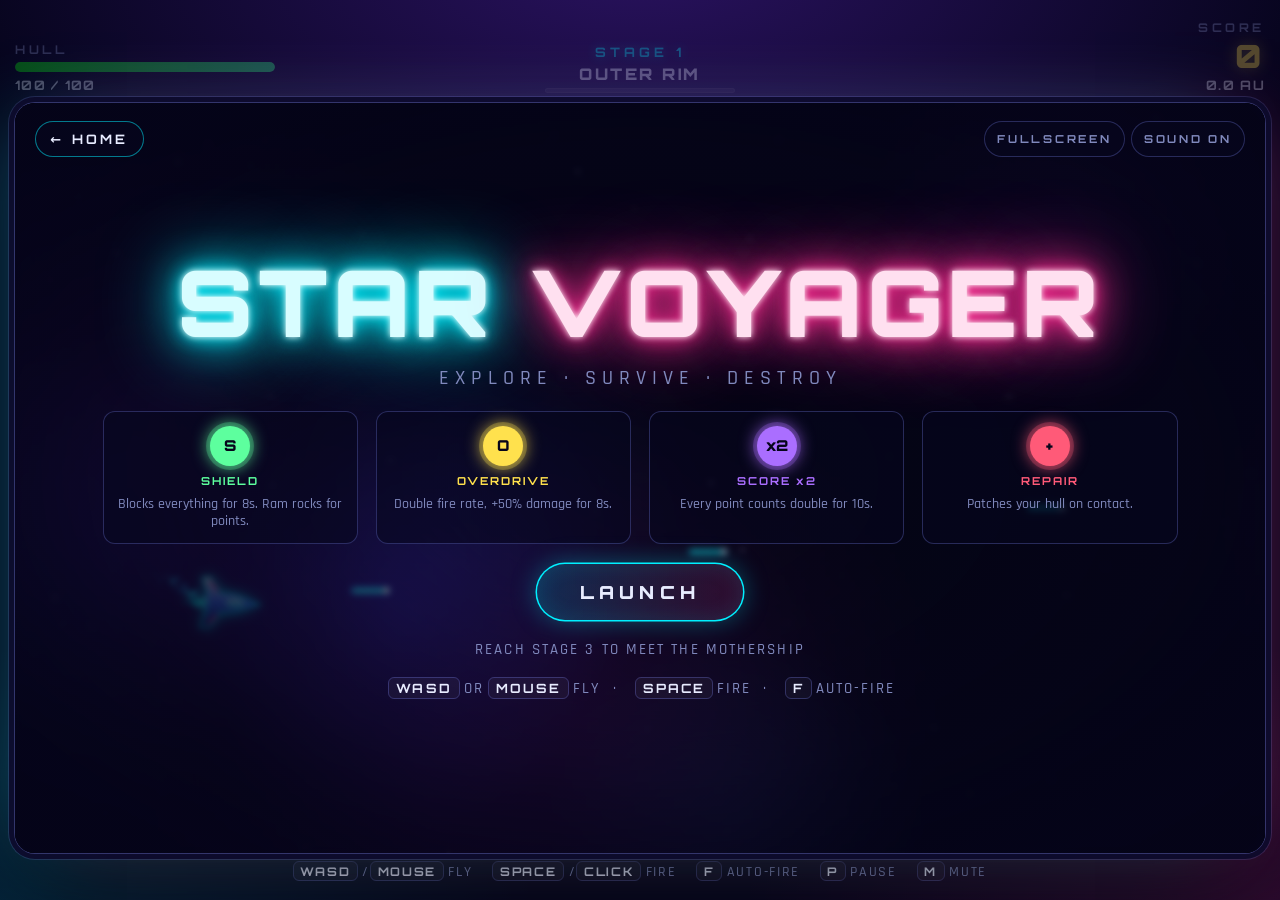
<file: space.html>
<!doctype html>
<html lang="en">
<head>
<meta charset="utf-8">
<meta name="viewport" content="width=device-width,initial-scale=1,maximum-scale=1,user-scalable=no,viewport-fit=cover">
<meta name="theme-color" content="#05041a">
<meta name="mobile-web-app-capable" content="yes">
<meta name="apple-mobile-web-app-capable" content="yes">
<meta name="apple-mobile-web-app-status-bar-style" content="black-translucent">
<meta name="apple-mobile-web-app-title" content="Star Voyager">
<link rel="manifest" href="manifest.webmanifest">
<link rel="apple-touch-icon" href="icons/apple-touch-icon.png">
<link rel="icon" type="image/png" href="icons/icon-192.png">
<title>Star Voyager</title>
<link rel="preconnect" href="https://fonts.googleapis.com">
<link rel="preconnect" href="https://fonts.gstatic.com" crossorigin>
<link href="https://fonts.googleapis.com/css2?family=Orbitron:wght@500;700;900&family=Rajdhani:wght@500;600;700&display=swap" rel="stylesheet">
<style>
:root{
  --bg:#07061a; --cyan:#00f0ff; --pink:#ff2e93; --yellow:#ffe14d; --green:#5dff9e; --violet:#aa6eff;
  --ink:#e8ecff; --dim:#8089bd; --line:rgba(130,140,255,.28);
  --display:'Orbitron','Segoe UI',system-ui,sans-serif;
  --body:'Rajdhani','Segoe UI',system-ui,sans-serif;
}
*{box-sizing:border-box;margin:0;padding:0}
html,body{height:100%}
body{
  background:
    radial-gradient(ellipse 80% 55% at 50% -5%, #2a1260 0%, transparent 70%),
    radial-gradient(ellipse 60% 40% at 100% 100%, rgba(255,46,147,.14), transparent 70%),
    radial-gradient(ellipse 60% 40% at 0% 100%, rgba(0,240,255,.12), transparent 70%),
    #05041a;
  color:var(--ink); font-family:var(--body); font-weight:500;
  display:flex; align-items:center; justify-content:center;
  overflow:hidden; user-select:none; -webkit-user-select:none;
}
.cabinet{
  --w:min(calc(100vw - 24px), calc((100vh - 150px) * 5 / 3));
  width:var(--w); display:flex; flex-direction:column; gap:10px;
}

/* ---------- HUD ---------- */
.hud{display:grid; grid-template-columns:1fr auto 1fr; align-items:end; gap:14px; transition:opacity .4s}
.hud.dim{opacity:.3}
.blk{display:flex; flex-direction:column; gap:5px}
.blk.right{align-items:flex-end; text-align:right}
.lbl{font-family:var(--display); font-weight:700; letter-spacing:.3em; font-size:clamp(8px,1.1vw,12px); color:var(--dim)}
.val{font-family:var(--display); font-weight:700; letter-spacing:.1em; font-size:clamp(9px,1.2vw,13px); color:var(--ink)}
.score{font-family:var(--display); font-weight:900; letter-spacing:.08em; font-size:clamp(18px,3vw,32px); color:var(--yellow); text-shadow:0 0 16px rgba(255,225,77,.55); line-height:1}
.bar{height:10px; width:min(32vw,260px); border-radius:99px; background:rgba(255,255,255,.1); overflow:hidden; box-shadow:inset 0 0 0 1px rgba(255,255,255,.08)}
.bar i{display:block; height:100%; width:100%; border-radius:inherit; transition:width .15s; background:var(--green); box-shadow:0 0 12px currentColor}
.mid{text-align:center; display:flex; flex-direction:column; gap:4px; align-items:center}
.mid .tag{font-family:var(--display); font-weight:700; letter-spacing:.3em; font-size:clamp(9px,1.2vw,13px); color:var(--cyan); text-shadow:0 0 12px rgba(0,240,255,.6)}
.mid .sub{font-family:var(--display); font-weight:900; letter-spacing:.16em; font-size:clamp(11px,1.5vw,16px)}
.bar.thin{height:5px; width:min(24vw,190px)}
.bar.thin i{width:0; background:linear-gradient(90deg,var(--cyan),var(--violet),var(--pink)); transition:width .1s linear}

/* ---------- stage ---------- */
.stage{
  position:relative; width:100%; aspect-ratio:5/3; container-type:inline-size;
  border-radius:20px; overflow:hidden; background:#05041a;
  box-shadow:
    0 0 0 1px rgba(140,150,255,.3), 0 0 0 6px rgba(10,8,40,.9), 0 0 0 7px rgba(140,150,255,.18),
    -30px 0 80px -20px rgba(0,240,255,.28), 30px 0 80px -20px rgba(255,46,147,.28),
    0 40px 80px -30px rgba(0,0,0,.9);
}
canvas{width:100%; height:100%; display:block; touch-action:none}
.stage.playing canvas{cursor:none}
.crt{
  position:absolute; inset:0; pointer-events:none; z-index:2;
  background:
    repeating-linear-gradient(to bottom, rgba(0,0,0,.14) 0 1px, transparent 1px 3px),
    radial-gradient(ellipse at center, transparent 55%, rgba(0,0,0,.55) 100%);
  mix-blend-mode:multiply;
}

.overlay{
  position:absolute; inset:0; z-index:3; overflow:auto;
  display:flex; flex-direction:column; align-items:center; justify-content:center;
  gap:clamp(8px,1.7cqw,20px); padding:2cqw; text-align:center;
  background:radial-gradient(ellipse at center, rgba(5,4,26,.45) 0%, rgba(5,4,26,.9) 85%);
  backdrop-filter:blur(3px); -webkit-backdrop-filter:blur(3px);
  opacity:0; pointer-events:none; transition:opacity .35s;
}
.overlay.show{opacity:1; pointer-events:auto}

.logo{font-family:var(--display); font-weight:900; font-size:clamp(28px,9cqw,92px); line-height:.95; letter-spacing:.05em; animation:glitch 7s infinite}
.logo span{display:inline-block}
.logo .n{color:#d8fdff; text-shadow:0 0 6px #fff,0 0 18px var(--cyan),0 0 42px var(--cyan),0 0 80px var(--cyan); animation:flicker 4.5s infinite}
.logo .p{color:#ffe0f0; text-shadow:0 0 6px #fff,0 0 18px var(--pink),0 0 42px var(--pink),0 0 80px var(--pink); animation:flicker 5.7s infinite 1.3s}
@keyframes flicker{0%,18%,22%,62%,64%,100%{opacity:1}20%,63%{opacity:.25}21%{opacity:.8}}
@keyframes glitch{
  0%,92%,100%{transform:none; filter:none}
  93%{transform:translate(-3px,0) skewX(-6deg); filter:drop-shadow(3px 0 0 rgba(255,46,147,.8)) drop-shadow(-3px 0 0 rgba(0,240,255,.8))}
  95%{transform:translate(3px,0) skewX(5deg); filter:drop-shadow(-3px 0 0 rgba(255,46,147,.8)) drop-shadow(3px 0 0 rgba(0,240,255,.8))}
  97%{transform:none; filter:none}
}
.tagline{font-size:clamp(12px,1.9cqw,20px); color:var(--dim); letter-spacing:.3em; text-transform:uppercase}

.guide{display:grid; grid-template-columns:repeat(4,1fr); gap:1.4cqw; width:min(100%,86cqw)}
.germ{display:flex; flex-direction:column; align-items:center; gap:.5em; padding:1.1cqw .8cqw; border:1px solid var(--line); border-radius:12px; background:rgba(8,7,30,.6)}
.germ .dot{
  width:clamp(22px,3.6cqw,40px); aspect-ratio:1; border-radius:50%; display:grid; place-items:center;
  font-family:var(--display); font-weight:900; font-size:clamp(9px,1.4cqw,15px); color:#06051a;
  background:var(--c); box-shadow:0 0 18px var(--c), 0 0 0 4px color-mix(in srgb,var(--c) 25%,transparent);
  animation:wob 2.6s ease-in-out infinite;
}
@keyframes wob{0%,100%{border-radius:50% 46% 54% 50%}50%{border-radius:44% 54% 48% 56%; transform:scale(1.08)}}
.germ b{font-family:var(--display); font-size:clamp(7px,1.05cqw,11px); letter-spacing:.18em; color:var(--c)}
.germ span{font-size:clamp(10px,1.35cqw,14px); color:var(--dim); line-height:1.2}

.btn{
  font-family:var(--display); font-weight:900; font-size:clamp(11px,1.8cqw,18px); letter-spacing:.28em;
  padding:.95em 2.4em; border-radius:999px; cursor:pointer; color:var(--ink);
  background:linear-gradient(90deg, rgba(0,240,255,.14), rgba(255,46,147,.14)); border:0;
  box-shadow:0 0 0 1.5px var(--cyan), 0 0 26px rgba(0,240,255,.35), inset 0 0 22px rgba(0,240,255,.12);
  transition:transform .15s, box-shadow .2s, background .2s;
}
.btn:hover{transform:translateY(-2px) scale(1.03); background:linear-gradient(90deg, rgba(0,240,255,.35), rgba(255,46,147,.35)); box-shadow:0 0 0 1.5px #fff, 0 0 40px rgba(0,240,255,.6), 0 0 60px rgba(255,46,147,.35)}
.btn:active{transform:scale(.97)}
.btn.pulse{animation:pulse 1.6s ease-in-out infinite}
.btn.ghost{background:transparent; box-shadow:0 0 0 1.5px var(--line); color:var(--dim)}
.btn.ghost:hover{color:var(--ink); box-shadow:0 0 0 1.5px var(--ink)}
@keyframes pulse{50%{box-shadow:0 0 0 1.5px var(--cyan), 0 0 50px rgba(0,240,255,.7), 0 0 90px rgba(255,46,147,.35), inset 0 0 22px rgba(0,240,255,.2)}}
.btns{display:flex; gap:1.6cqw; flex-wrap:wrap; justify-content:center}
.small{font-size:clamp(11px,1.5cqw,15px); color:var(--dim); letter-spacing:.14em; text-transform:uppercase}
.small b{color:var(--yellow); font-weight:700}
.keys kbd{font-family:var(--display); font-size:.85em; font-weight:700; padding:.15em .55em; border:1px solid var(--line); border-radius:6px; color:var(--ink); margin:0 .3em; background:rgba(255,255,255,.04)}

.big{font-family:var(--display); font-weight:900; font-size:clamp(24px,8cqw,84px); letter-spacing:.12em; line-height:1; color:#ffe0f0; text-shadow:0 0 8px #fff,0 0 28px var(--pink),0 0 70px var(--pink)}
.big.paused{font-size:clamp(24px,7cqw,76px); color:#fff6c9; text-shadow:0 0 8px #fff,0 0 28px var(--yellow),0 0 60px var(--yellow)}
.final{font-family:var(--display); font-weight:900; font-size:clamp(22px,5.5cqw,58px); letter-spacing:.1em; color:var(--yellow); text-shadow:0 0 22px rgba(255,225,77,.5)}
.badge{font-family:var(--display); font-weight:900; font-size:clamp(9px,1.4cqw,14px); letter-spacing:.3em; color:#06051a; background:var(--yellow); padding:.5em 1.2em; border-radius:99px; box-shadow:0 0 22px var(--yellow); animation:pulse2 1s ease-in-out infinite}
.badge[hidden]{display:none}
@keyframes pulse2{50%{transform:scale(1.08)}}
.stats{display:flex; gap:2.4cqw; flex-wrap:wrap; justify-content:center}
.stat{display:flex; flex-direction:column; gap:.3em; padding:1cqw 2cqw; border:1px solid var(--line); border-radius:12px; background:rgba(8,7,30,.6)}
.stat b{font-family:var(--display); font-weight:700; font-size:clamp(14px,2.6cqw,28px); color:var(--cyan)}
.stat i{font-style:normal; font-family:var(--display); font-size:clamp(7px,1cqw,11px); letter-spacing:.3em; color:var(--dim)}

.chip{
  font-family:var(--display); font-weight:700; font-size:clamp(8px,1.05cqw,11px); letter-spacing:.25em; text-decoration:none;
  padding:.7em 1.1em; border-radius:999px; border:1px solid var(--line); color:var(--dim);
  background:rgba(8,7,30,.6); cursor:pointer; transition:color .2s, border-color .2s;
}
.chip:hover{color:var(--ink); border-color:var(--ink)}
.chip.back{font-size:clamp(9px,1.3cqw,13px); color:var(--ink); border-color:rgba(0,240,255,.5)}
.chip.off{color:var(--pink); border-color:rgba(255,46,147,.5)}

.hints{display:flex; justify-content:center; gap:20px; flex-wrap:wrap; font-size:clamp(11px,1.3vw,14px); color:var(--dim); letter-spacing:.12em; text-transform:uppercase}
.hints kbd{font-family:var(--display); font-size:.85em; font-weight:700; padding:.15em .55em; border:1px solid var(--line); border-radius:6px; color:var(--ink); margin-right:.4em; background:rgba(255,255,255,.04)}

@container (max-width:640px){
  .tagline,.guide,.hide-sm{display:none}
  .overlay{gap:8px}
}
@media (prefers-reduced-motion:reduce){
  .logo,.logo span,.btn.pulse,.germ .dot,.badge{animation:none}
}
:focus-visible{outline:2px solid var(--yellow); outline-offset:3px}
</style>
<link rel="stylesheet" href="mobile.css">
<script src="shared.js" defer></script>
</head>
<body data-game>
<div class="cabinet">
  <div class="hud dim" id="hud">
    <div class="blk">
      <div class="lbl">HULL</div>
      <div class="bar"><i id="hullBar"></i></div>
      <div class="val" id="hullVal">100 / 100</div>
    </div>
    <div class="mid">
      <div class="tag" id="stageTag">STAGE 1</div>
      <div class="sub" id="stageName">OUTER RIM</div>
      <div class="bar thin"><i id="progBar"></i></div>
    </div>
    <div class="blk right">
      <div class="lbl">SCORE</div>
      <div class="score" id="scoreVal">0</div>
      <div class="val" id="distVal">0.0 AU</div>
    </div>
  </div>

  <div class="stage" id="stage">
    <canvas id="c" aria-label="Star Voyager game field"></canvas>
    <div class="crt"></div>
    <div class="chips">
      <div class="grp"><a class="chip back" href="index.html">&larr; HOME</a></div>
      <div class="grp">
        <button class="chip pausebtn" id="pauseBtn" type="button" aria-label="Pause" hidden>&#10074;&#10074;</button>
        <button class="chip" id="fsBtn" type="button" hidden>FULLSCREEN</button>
        <button class="chip mute" id="muteBtn" type="button">SOUND ON</button>
      </div>
    </div>

    <!-- MENU -->
    <div class="overlay show" id="menu">
      <h1 class="logo" aria-label="Star Voyager"><span class="n">STAR</span> <span class="p">VOYAGER</span></h1>
      <p class="tagline">Explore &middot; Survive &middot; Destroy</p>

      <div class="guide">
        <div class="germ" style="--c:var(--green)"><div class="dot">S</div><b>SHIELD</b><span>Blocks everything for 8s. Ram rocks for points.</span></div>
        <div class="germ" style="--c:var(--yellow)"><div class="dot">O</div><b>OVERDRIVE</b><span>Double fire rate, +50% damage for 8s.</span></div>
        <div class="germ" style="--c:var(--violet)"><div class="dot">x2</div><b>SCORE x2</b><span>Every point counts double for 10s.</span></div>
        <div class="germ" style="--c:#ff5a78"><div class="dot">+</div><b>REPAIR</b><span>Patches your hull on contact.</span></div>
      </div>

      <button class="btn pulse" id="startBtn" type="button">LAUNCH</button>
      <div class="small" id="bestLine"></div>
      <div class="small only-touch">Drag anywhere to fly &middot; auto-fire is on</div>
      <div class="small keys hide-sm only-kbd"><kbd>WASD</kbd>or<kbd>MOUSE</kbd>fly &nbsp;&middot;&nbsp; <kbd>SPACE</kbd>fire &nbsp;&middot;&nbsp; <kbd>F</kbd>auto-fire</div>
    </div>

    <!-- PAUSE -->
    <div class="overlay" id="pause">
      <div class="big paused">PAUSED</div>
      <div class="btns">
        <button class="btn" id="resumeBtn" type="button">RESUME</button>
        <button class="btn ghost" id="quitBtn" type="button">QUIT</button>
      </div>
    </div>

    <!-- GAME OVER -->
    <div class="overlay" id="over">
      <div class="big">SHIP LOST</div>
      <div class="final" id="ovScore">0</div>
      <div class="badge" id="ovBadge" hidden>NEW RECORD</div>
      <div class="stats hide-sm">
        <div class="stat"><b id="ovStage">1</b><i>STAGE</i></div>
        <div class="stat"><b id="ovDist">0</b><i>DISTANCE AU</i></div>
        <div class="stat"><b id="ovKills">0</b><i>ALIENS DOWN</i></div>
        <div class="stat"><b id="ovBest">0</b><i>BEST</i></div>
      </div>
      <div class="btns">
        <button class="btn pulse" id="retryBtn" type="button">RETRY</button>
        <button class="btn ghost" id="menuBtn" type="button">MENU</button>
      </div>
    </div>
  </div>

  <div class="hints">
    <span><kbd>WASD</kbd>/<kbd>MOUSE</kbd>fly</span>
    <span><kbd>SPACE</kbd>/<kbd>CLICK</kbd>fire</span>
    <span><kbd>F</kbd>auto-fire</span>
    <span><kbd>P</kbd>pause</span>
    <span><kbd>M</kbd>mute</span>
  </div>
</div>

<script>
(() => {
'use strict';

/* ================= constants & helpers ================= */
let W = 1000;
const H = 600, TAU = Math.PI * 2, STEP = 1 / 120;
const FONT = "'Orbitron','Segoe UI',system-ui,sans-serif";
const COL = { cyan: '0,240,255', pink: '255,46,147', yellow: '255,225,77', green: '93,255,158', red: '255,70,70',
              orange: '255,150,60', white: '255,255,255', violet: '170,110,255', rose: '255,90,120' };
const clamp = (v, a, b) => v < a ? a : v > b ? b : v;
const rand = (a, b) => a + Math.random() * (b - a);
const pick = a => a[Math.floor(Math.random() * a.length)];
const d2 = (ax, ay, bx, by) => { const dx = ax - bx, dy = ay - by; return dx * dx + dy * dy; };
const rgba = (c, a) => `rgba(${c},${a})`;
const reduced = matchMedia('(prefers-reduced-motion: reduce)').matches;
const LITE = matchMedia('(pointer: coarse)').matches;   // phones: fewer particles, auto-fire always on
let UIS = 1;                                            // canvas text scale so HUD stays readable on small screens
const buzz = ms => { try { window.Arcade && Arcade.buzz(ms); } catch {} };
const $ = id => document.getElementById(id);
const cvs = $('c'), ctx = cvs.getContext('2d');

/* ================= progression ================= */
const NAMES = ['Outer Rim', 'Kepler Belt', 'Crimson Nebula', 'Graveyard of Suns', 'Void Gate', 'Singing Rift', 'Ember Reach', 'The Long Dark'];
const stageName = n => NAMES[(n - 1) % NAMES.length] + (n > NAMES.length ? ` ${Math.ceil(n / NAMES.length)}` : '');
const stageHue = n => (235 + (n - 1) * 47) % 360;
const stageLen = n => 1000 + 150 * (n - 1);
const isBossStage = n => n % 3 === 0;
// what the player gets for clearing stages...
const statsFor = st => ({
  maxHp: 100 + 15 * (st - 1),
  dmg: 10 * (1 + .3 * (st - 1)),
  interval: Math.max(.1, .3 - .02 * (st - 1)),
  tier: Math.min(3, 1 + Math.floor((st - 1) / 2)),
  speed: Math.min(520, 260 + 22 * (st - 1)),
});
// ...and what the aliens get in return
const hpMul = st => 1 + .22 * (st - 1);
const eDmg = st => 8 + 2.5 * (st - 1);
const eMissileSpeed = st => Math.min(520, 250 + 18 * st);
const TIER_NAMES = ['', 'SINGLE CANNON', 'DUAL CANNON', 'TRI-SHOT'];

const GERMS = {
  shield: { col: COL.green,  label: 'S',  name: 'SHIELD',    dur: 8 },
  over:   { col: COL.yellow, label: 'O',  name: 'OVERDRIVE', dur: 8 },
  mult:   { col: COL.violet, label: 'x2', name: 'SCORE x2',  dur: 10 },
  repair: { col: COL.rose,   label: '+',  name: 'REPAIR',    dur: 0 },
};

/* ================= storage ================= */
const store = {
  get() { try { return JSON.parse(localStorage.getItem('neonspace') || '{}'); } catch { return {}; } },
  set(o) { try { localStorage.setItem('neonspace', JSON.stringify(o)); } catch {} },
};
const saved = store.get();
saved.best = saved.best || 0;

/* ================= state ================= */
const S = {
  scene: 'menu',   // menu | game | paused | over
  run: 'run',      // run | boss | clear | dead
  stage: 1, st: statsFor(1), stageDist: 0, stageLen: stageLen(1), totalDist: 0,
  score: 0, kills: 0, mult: 0,
  time: 0, shake: 0, hurt: 0, speed: 260, nebX: 0,
  banner: null, clearT: 0, boss: null, bossDeadT: 0, overDelay: 0, newBest: false,
  holding: false, auto: LITE || saved.auto !== false,
  spawn: { obs: 2, planet: 6, germ: 12, en: 4 },
};
const ship = { x: 150, y: H / 2, vx: 0, vy: 0, tx: 150, ty: H / 2, r: 13, hp: 100, maxHp: 100,
               cool: 0, inv: 0, flash: 0, alive: true, shield: 0, over: 0, shieldHit: 0 };
const bullets = [], ebul = [], enemies = [], obs = [], germs = [], parts = [], rings = [], floats = [], warns = [];
const keys = { up: false, down: false, left: false, right: false, fire: false };
const stars = [];
for (let l = 0; l < 3; l++) for (let i = 0; i < [70, 45, 28][l]; i++) stars.push({ x: rand(0, W), y: rand(0, H), l, tw: rand(0, TAU) });

/* ================= audio ================= */
let ac = null, muted = !!saved.muted, unlocked = false, nbuf = null;
function actx() {
  if (muted || !unlocked || S.scene === 'menu') return null;
  try {
    ac = ac || new (window.AudioContext || window.webkitAudioContext)();
    if (ac.state === 'suspended') ac.resume();
    return ac;
  } catch { return null; }
}
function tone(freq, dur, type = 'square', vol = .05, slide = 0, delay = 0) {
  const a = actx(); if (!a) return;
  const t = a.currentTime + delay, o = a.createOscillator(), g = a.createGain();
  o.type = type; o.frequency.setValueAtTime(freq, t);
  if (slide) o.frequency.exponentialRampToValueAtTime(Math.max(30, freq * slide), t + dur);
  g.gain.setValueAtTime(vol, t); g.gain.exponentialRampToValueAtTime(.0001, t + dur);
  o.connect(g); g.connect(a.destination); o.start(t); o.stop(t + dur + .02);
}
function noise(dur, vol = .1, f = 1500, delay = 0) {
  const a = actx(); if (!a) return;
  if (!nbuf) { nbuf = a.createBuffer(1, a.sampleRate, a.sampleRate); const d = nbuf.getChannelData(0); for (let i = 0; i < d.length; i++) d[i] = Math.random() * 2 - 1; }
  const t = a.currentTime + delay, src = a.createBufferSource(), fl = a.createBiquadFilter(), g = a.createGain();
  src.buffer = nbuf; fl.type = 'lowpass';
  fl.frequency.setValueAtTime(f, t); fl.frequency.exponentialRampToValueAtTime(80, t + dur);
  g.gain.setValueAtTime(vol, t); g.gain.exponentialRampToValueAtTime(.0001, t + dur);
  src.connect(fl); fl.connect(g); g.connect(a.destination); src.start(t); src.stop(t + dur);
}
const seq = (fs, dur, type, vol, gap, slide = 0) => fs.forEach((f, i) => tone(f, dur, type, vol, slide, i * gap));
const sfx = {
  shoot()   { tone(900, .08, 'square', .025, .4); },
  eshoot()  { tone(240, .14, 'sawtooth', .03, .5); },
  explode(s) { noise(.2 + s * .006, .1 + Math.min(.1, s * .002), 1800); tone(95, .25, 'sine', .1, .4); },
  hit()     { tone(130, .3, 'sawtooth', .09, .5); noise(.25, .1, 900); },
  shield()  { tone(620, .12, 'triangle', .06, 1.4); },
  pickup()  { seq([523, 659, 784, 1046], .1, 'triangle', .06, .05); },
  stage()   { seq([392, 523, 659, 784, 1046], .22, 'square', .05, .1); },
  warn()    { tone(440, .3, 'sawtooth', .06, .8); tone(440, .3, 'sawtooth', .06, .8, .4); tone(440, .3, 'sawtooth', .06, .8, .8); },
  over()    { seq([392, 330, 262, 196, 130], .32, 'sawtooth', .06, .16, .9); noise(.9, .12, 1200); },
};

/* ================= fx ================= */
function burst(x, y, col, n, spd, dir = null, spread = TAU, size = [1.5, 4], life = [.35, .95]) {
  if (LITE) n = Math.ceil(n * .55);
  for (let k = 0; k < n; k++) {
    const a = dir === null ? Math.random() * TAU : dir + (Math.random() - .5) * spread;
    const s = spd * (.2 + Math.random() * .8);
    if (parts.length > (LITE ? 450 : 900)) parts.shift();
    parts.push({ x, y, vx: Math.cos(a) * s, vy: Math.sin(a) * s, life: 0, max: rand(life[0], life[1]), size: rand(size[0], size[1]), col });
  }
}
const ring = (x, y, col, max = 70) => rings.push({ x, y, col, r: 4, max, life: 0 });
const floatText = (text, x, y, col, size = 20) => floats.push({ text, x, y, col, size, life: 0, max: 1.1 });
function explode(x, y, size, col = COL.orange) {
  const n = Math.round(10 + size * 1.2);
  burst(x, y, col, n, 140 + size * 5, null, TAU, [2, 3 + size * .08]);
  burst(x, y, COL.yellow, Math.round(n * .6), 110 + size * 4, null, TAU, [1.5, 3]);
  burst(x, y, COL.white, 6, 220, null, TAU, [1, 2.5], [.15, .4]);
  ring(x, y, col, size * 2.4 + 20);
  S.shake = Math.max(S.shake, Math.min(20, size * .3));
  sfx.explode(size);
}
function setBanner(lines, dur) { S.banner = { lines, t: 0, dur }; }
function addPoints(n) { S.score += n * (S.mult > 0 ? 2 : 1); }
function award(n, x, y) { const v = Math.round(n * (S.mult > 0 ? 2 : 1)); S.score += v; floatText('+' + v, x, y, S.mult > 0 ? COL.violet : COL.yellow, 16); }

function updateFx(dt) {
  S.shake *= Math.exp(-9 * dt);
  S.hurt = Math.max(0, S.hurt - 1.6 * dt);
  for (let i = parts.length - 1; i >= 0; i--) {
    const p = parts[i]; p.life += dt;
    if (p.life >= p.max) { parts.splice(i, 1); continue; }
    const d = Math.exp(-2.2 * dt); p.vx *= d; p.vy *= d; p.x += p.vx * dt; p.y += p.vy * dt;
  }
  for (let i = rings.length - 1; i >= 0; i--) {
    const r = rings[i]; r.life += dt; r.r += (r.max - r.r) * 6 * dt;
    if (r.life > .5) rings.splice(i, 1);
  }
  for (let i = floats.length - 1; i >= 0; i--) {
    const f = floats[i]; f.life += dt; f.y -= 34 * dt;
    if (f.life > f.max) floats.splice(i, 1);
  }
  if (S.banner) { S.banner.t += dt; if (S.banner.t >= S.banner.dur) S.banner = null; }
}

/* ================= nebula background ================= */
const neb = { cur: null, prev: null, fade: 1 };
function makeNebula(hue) {
  const c = document.createElement('canvas'); c.width = 1000; c.height = 300;
  const g = c.getContext('2d');
  g.fillStyle = `hsl(${hue},55%,4%)`; g.fillRect(0, 0, 1000, 300);
  g.globalCompositeOperation = 'lighter';
  for (let i = 0; i < 18; i++) {
    const x = rand(0, 1000), y = rand(-20, 320), r = rand(60, 180), h = hue + rand(-45, 70);
    for (const ox of [-1000, 0, 1000]) {
      const gr = g.createRadialGradient(x + ox, y, 0, x + ox, y, r);
      gr.addColorStop(0, `hsla(${h},80%,52%,.17)`); gr.addColorStop(1, `hsla(${h},80%,52%,0)`);
      g.fillStyle = gr; g.fillRect(x + ox - r, y - r, r * 2, r * 2);
    }
  }
  return c;
}
function setNebula(hue, instant) {
  neb.prev = instant ? null : neb.cur; neb.cur = makeNebula(hue); neb.fade = instant ? 1 : 0;
}

/* ================= entity factories ================= */
const PAL = [
  { a: '#8fd8ff', b: '#2a6fd0', c: '#071a46', atm: '120,190,255', ring: '160,220,255' },
  { a: '#ffc27a', b: '#c8431d', c: '#2a0905', atm: '255,140,80',  ring: '255,190,140' },
  { a: '#e9f6ff', b: '#8fb4d9', c: '#14213a', atm: '200,230,255', ring: '220,240,255' },
  { a: '#d7a6ff', b: '#7a3fc4', c: '#150a30', atm: '190,130,255', ring: '230,190,255' },
  { a: '#b6ff9b', b: '#2f9a52', c: '#06200f', atm: '140,255,160', ring: '200,255,190' },
  { a: '#ffe9a6', b: '#c9953c', c: '#2c1a05', atm: '255,220,140', ring: '255,235,180' },
];

function makeAsteroid(x, y, r, vx, vy) {
  const n = 9 + Math.floor(Math.random() * 3), pts = [];
  for (let i = 0; i < n; i++) { const a = i / n * TAU, k = r * rand(.75, 1.08); pts.push([Math.cos(a) * k, Math.sin(a) * k]); }
  const craters = [];
  for (let i = 0; i < 3; i++) { const a = rand(0, TAU), d = rand(0, r * .55); craters.push({ x: Math.cos(a) * d, y: Math.sin(a) * d, r: rand(r * .1, r * .22) }); }
  const hp = r * .9 * (1 + .12 * (S.stage - 1));
  return { kind: 'ast', x, y, r, vx, vy, rot: rand(0, TAU), vr: rand(-1.3, 1.3), hp, maxHp: hp, pts, craters, flash: 0 };
}
function spawnAsteroid() {
  const st = S.stage, r = rand(14 + 1.5 * (st - 1), Math.min(60, 34 + 3 * (st - 1)));
  const y = Math.random() < .35 ? clamp(ship.y + rand(-70, 70), r, H - r) : rand(r, H - r);
  obs.push(makeAsteroid(W + r + 10, y, r, -S.speed * rand(.85, 1.25), rand(-35, 35)));
}
function warnComet() {
  const y = Math.random() < .5 ? clamp(ship.y + rand(-60, 60), 40, H - 40) : rand(40, H - 40);
  warns.push({ y, t: .9, vy: rand(-130, 130) });
  sfx.eshoot();
}
function spawnComet(y, vy) {
  const sp = rand(650, 850), r = rand(10, 14);
  obs.push({ kind: 'comet', x: W + 40, y, r, vx: -sp, vy, hp: 12 * (1 + .1 * (S.stage - 1)), maxHp: 1, flash: 0, tail: sp * .32 });
}
function spawnPlanet() {
  if (obs.some(o => o.kind === 'planet' && o.x > W - 280)) return;
  const r = Math.min(150, rand(70, 100) + 6 * (S.stage - 1));
  const bands = [];
  for (let i = 0; i < 7; i++) bands.push({ off: rand(-1, 1), h: rand(.04, .16), a: rand(.05, .16), dark: Math.random() < .5 });
  obs.push({ kind: 'planet', x: W + r + 20, y: rand(r * .5, H - r * .5), r, vx: -S.speed * .5, vy: 0,
             pal: pick(PAL), bands, ring: Math.random() < .35, ringTilt: rand(-.5, .5), flash: 0 });
}
function makeEnemy(type) {
  const T = { scout: { r: 18, hp: 18, fire: 2.3, pts: 100 }, hunter: { r: 22, hp: 36, fire: 2.0, pts: 200 }, heavy: { r: 34, hp: 110, fire: 2.7, pts: 400 } }[type];
  const hp = T.hp * hpMul(S.stage), amp = rand(40, 110);
  return { kind: 'en', type, x: W + 50, y: 0, baseY: rand(amp + 40, H - amp - 40), amp, freq: rand(.8, 1.6), r: T.r, hp, maxHp: hp,
           tx: rand(W * .55, W * .9), t: rand(0, 10), life: rand(10, 16), flash: 0,
           fireT: rand(.8, T.fire), fireIv: T.fire / (1 + .08 * (S.stage - 1)), pts: T.pts };
}
function spawnEnemy() {
  const st = S.stage;
  const cap = Math.min(7, 2 + Math.floor(st / 1.5));
  if (enemies.filter(e => e.type !== 'boss' && e.life > 0).length >= cap) return;
  const pool = ['scout'];
  if (st >= 2) pool.push('hunter', 'hunter');
  if (st >= 3) pool.push('heavy');
  if (st >= 5) pool.push('hunter', 'heavy');
  const e = makeEnemy(pick(pool)); e.y = e.baseY; enemies.push(e);
}
function spawnBoss() {
  const idx = S.stage / 3, hp = 700 * (1 + .45 * (idx - 1));
  const e = { kind: 'en', type: 'boss', x: W + 140, y: H / 2, baseY: H / 2, r: 78, hp, maxHp: hp, t: 0, life: 1e9, flash: 0,
              fireT: 2, pat: 0, burst: 0, burstT: 0, pts: 3000 };
  enemies.push(e); S.boss = e;
  setBanner([{ t: 'WARNING', s: 64, c: COL.red }, { t: 'MOTHERSHIP APPROACHING', s: 22, c: COL.white }], 3);
  sfx.warn();
  buzz(120);
}
function spawnGerm(type) {
  if (!type) {
    const low = ship.hp / ship.maxHp < .4, r = Math.random();
    type = low && r < .5 ? 'repair' : r < .3 ? 'shield' : r < .6 ? 'over' : r < .8 ? 'mult' : 'repair';
  }
  germs.push({ type, x: W + 30, y: rand(90, H - 90), r: 17, t: rand(0, 10), baseY: 0, vx: -S.speed * .45, phase: rand(0, TAU) });
  germs[germs.length - 1].baseY = germs[germs.length - 1].y;
}
function dropGerm(x, y) { germs.push({ type: pick(['shield', 'over', 'mult', 'repair']), x, y, baseY: y, r: 17, t: 0, vx: -S.speed * .3, phase: rand(0, TAU) }); }

function eShoot(e, ang, sp, dmg, r = 6, col = COL.red) {
  ebul.push({ x: e.x + Math.cos(ang) * e.r * .6, y: e.y + Math.sin(ang) * e.r * .3, vx: Math.cos(ang) * sp, vy: Math.sin(ang) * sp, r, dmg, col });
}

/* ================= combat ================= */
function fire() {
  const st = S.st, ov = ship.over > 0;
  const dmg = st.dmg * (ov ? 1.5 : 1);
  const col = ov ? COL.yellow : st.tier === 1 ? COL.cyan : st.tier === 2 ? COL.green : COL.pink;
  const shots = st.tier === 1 ? [[0, 0]] : st.tier === 2 ? [[-8, 0], [8, 0]] : [[0, 0], [-9, -.13], [9, .13]];
  for (const [oy, a] of shots) bullets.push({ x: ship.x + 22, y: ship.y + oy, vx: Math.cos(a) * 900, vy: Math.sin(a) * 900, dmg, col });
  ship.cool = st.interval * (ov ? .5 : 1);
  sfx.shoot();
}

function hurt(d, inv = 0) {
  if (S.scene !== 'game' || !ship.alive) return false;
  if (ship.shield > 0) { ship.shieldHit = 1; sfx.shield(); return false; }
  ship.hp -= d; ship.flash = 1; ship.inv = Math.max(ship.inv, inv);
  S.shake = Math.max(S.shake, 9); S.hurt = 1;
  buzz(35);
  burst(ship.x, ship.y, COL.red, 12, 220);
  sfx.hit();
  if (ship.hp <= 0) die();
  return true;
}

function die() {
  ship.alive = false; ship.hp = 0; S.run = 'dead'; S.overDelay = 1.7;
  explode(ship.x, ship.y, 60, COL.cyan);
  burst(ship.x, ship.y, COL.white, 40, 420);
  ring(ship.x, ship.y, COL.cyan, 200);
  S.shake = 24; sfx.over();
  buzz(220);
  keys.fire = false;
}

function removeFrom(arr, o) { const i = arr.indexOf(o); if (i >= 0) arr.splice(i, 1); }

function hitObstacle(o, d) {
  o.hp -= d; o.flash = 1;
  if (o.hp <= 0) destroyObstacle(o, true);
}
function destroyObstacle(o, scored) {
  removeFrom(obs, o);
  if (o.kind === 'ast') {
    explode(o.x, o.y, o.r, COL.orange);
    if (scored) award(Math.max(10, Math.round(o.r * .8)), o.x, o.y);
    if (o.r >= 26) {
      const k = o.r > 42 ? 3 : 2;
      for (let i = 0; i < k; i++) {
        const a = rand(0, TAU);
        obs.push(makeAsteroid(o.x + Math.cos(a) * o.r * .4, o.y + Math.sin(a) * o.r * .4, o.r * .55, o.vx * .9 + Math.cos(a) * 90, o.vy + Math.sin(a) * 90));
      }
    }
  } else if (o.kind === 'comet') {
    explode(o.x, o.y, 22, COL.cyan);
    if (scored) award(40, o.x, o.y);
  }
}

function hitEnemy(e, d) {
  e.hp -= d; e.flash = 1;
  if (e.hp <= 0) killEnemy(e);
}
function killEnemy(e) {
  removeFrom(enemies, e);
  S.kills++;
  if (e.type === 'boss') {
    S.boss = null; S.bossDeadT = 1.4;
    for (let i = 0; i < 8; i++) {
      const a = rand(0, TAU), d = rand(0, e.r * .8);
      setTimeout(() => { if (S.scene !== 'menu') explode(e.x + Math.cos(a) * d, e.y + Math.sin(a) * d, rand(30, 60), pick([COL.orange, COL.pink, COL.yellow])); }, i * 120);
    }
    ring(e.x, e.y, COL.pink, 300); S.shake = 26;
    for (let i = 0; i < 3; i++) dropGerm(e.x + rand(-50, 50), e.y + rand(-50, 50));
    ebul.length = 0;
  } else {
    explode(e.x, e.y, e.r * 1.3, e.type === 'scout' ? COL.green : e.type === 'hunter' ? COL.orange : COL.red);
    if (Math.random() < (e.type === 'heavy' ? .3 : .08)) dropGerm(e.x, e.y);
  }
  award(e.pts, e.x, e.y - 14);
}

function pickup(g) {
  const def = GERMS[g.type];
  removeFrom(germs, g);
  burst(g.x, g.y, def.col, 26, 260); ring(g.x, g.y, def.col, 70);
  floatText(def.name, g.x, g.y - 20, def.col, 20);
  sfx.pickup();
  buzz(15);
  if (g.type === 'shield') ship.shield = def.dur;
  else if (g.type === 'over') ship.over = def.dur;
  else if (g.type === 'mult') S.mult = def.dur;
  else ship.hp = Math.min(ship.maxHp, ship.hp + Math.max(30, ship.maxHp * .35));
}

/* ================= stage flow ================= */
function startStageBanner() {
  setBanner([{ t: 'STAGE ' + S.stage, s: 62, c: COL.cyan }, { t: stageName(S.stage).toUpperCase(), s: 24, c: COL.white }], 2.6);
}
function clearStage() {
  const cleared = S.stage, old = S.st;
  S.run = 'clear'; S.clearT = 0;
  S.stage++; S.st = statsFor(S.stage);
  S.stageDist = 0; S.stageLen = stageLen(S.stage);
  const bonus = 500 * cleared; addPoints(bonus);
  ship.maxHp = S.st.maxHp;
  ship.hp = Math.min(ship.maxHp, ship.hp + 30 + (S.st.maxHp - old.maxHp));
  for (const e of enemies) if (e.type !== 'boss') e.life = Math.min(e.life, 0);

  const lines = [
    { t: `STAGE ${cleared} CLEARED`, s: 42, c: COL.cyan },
    { t: `+${bonus} BONUS`, s: 18, c: COL.yellow },
    { t: `▲ MISSILE POWER +${Math.round((S.st.dmg / old.dmg - 1) * 100)}%`, s: 19, c: COL.green },
    { t: `▲ HULL +${S.st.maxHp - old.maxHp}  ·  REPAIRED`, s: 19, c: COL.green },
  ];
  if (S.st.interval < old.interval) lines.push({ t: `▲ FIRE RATE +${Math.round((old.interval / S.st.interval - 1) * 100)}%`, s: 19, c: COL.green });
  if (S.st.tier > old.tier) lines.push({ t: `▲ NEW WEAPON: ${TIER_NAMES[S.st.tier]}`, s: 19, c: COL.yellow });
  lines.push({ t: 'THREAT LEVEL RISING', s: 15, c: COL.pink });
  setBanner(lines, 4.2);
  sfx.stage();
}
function beginStage() {
  S.run = 'run'; S.stageDist = 0; S.stageLen = stageLen(S.stage);
  S.spawn.obs = 1.5; S.spawn.en = 3; S.spawn.planet = 5;
  setNebula(stageHue(S.stage));
  startStageBanner();
}

function resetRun() {
  S.stage = 1; S.st = statsFor(1); S.stageDist = 0; S.stageLen = stageLen(1); S.totalDist = 0;
  S.score = 0; S.kills = 0; S.mult = 0; S.run = 'run'; S.boss = null; S.bossDeadT = 0;
  S.shake = 0; S.hurt = 0; S.clearT = 0; S.newBest = false; S.banner = null; S.overDelay = 0;
  S.spawn = { obs: 2, planet: 6, germ: 12, en: 4 };
  Object.assign(ship, { x: 150, y: H / 2, vx: 0, vy: 0, tx: 150, ty: H / 2, hp: 100, maxHp: 100, cool: 0, inv: 0, flash: 0, alive: true, shield: 0, over: 0, shieldHit: 0 });
  for (const a of [bullets, ebul, enemies, obs, germs, parts, rings, floats, warns]) a.length = 0;
  setNebula(stageHue(1), true);
}

function startGame() {
  S.scene = 'game';
  resetRun();
  startStageBanner();
  syncUI();
}
function toMenu() {
  S.scene = 'menu';
  resetRun();
  S.stage = 1; S.st = statsFor(1);
  syncUI();
}
function togglePause() {
  if (S.scene === 'game') { S.scene = 'paused'; keys.up = keys.down = keys.left = keys.right = keys.fire = false; S.holding = false; syncUI(); }
  else if (S.scene === 'paused') { S.scene = 'game'; syncUI(); }
}
function finishRun() {
  S.scene = 'over';
  const sc = Math.floor(S.score);
  if (sc > saved.best) { saved.best = sc; S.newBest = true; }
  store.set(saved);
  $('ovScore').textContent = sc.toLocaleString('en-US');
  $('ovBadge').hidden = !S.newBest;
  $('ovStage').textContent = S.stage;
  $('ovDist').textContent = (S.totalDist / 10).toFixed(1);
  $('ovKills').textContent = S.kills;
  $('ovBest').textContent = saved.best.toLocaleString('en-US');
  syncUI();
}

/* ================= update ================= */
function controlShip(dt) {
  const s = ship;
  if (S.scene === 'menu') { s.tx = 170; s.ty = H / 2 + Math.sin(S.time * .8) * 150; }
  else {
    const dx = (keys.right ? 1 : 0) - (keys.left ? 1 : 0), dy = (keys.down ? 1 : 0) - (keys.up ? 1 : 0);
    if (dx || dy) { s.tx += dx * 560 * dt; s.ty += dy * 560 * dt; }
  }
  s.tx = clamp(s.tx, 30, W - 30); s.ty = clamp(s.ty, 28, H - 28);
  const mvx = clamp((s.tx - s.x) * 9, -640, 640), mvy = clamp((s.ty - s.y) * 9, -640, 640);
  const k = Math.min(1, 18 * dt);
  s.vx += (mvx - s.vx) * k; s.vy += (mvy - s.vy) * k;
  s.x = clamp(s.x + s.vx * dt, 24, W - 24); s.y = clamp(s.y + s.vy * dt, 24, H - 24);
  s.cool -= dt; s.inv = Math.max(0, s.inv - dt); s.flash = Math.max(0, s.flash - 4 * dt);
  s.shieldHit = Math.max(0, s.shieldHit - 5 * dt);
  if (S.scene === 'game') {
    s.shield = Math.max(0, s.shield - dt); s.over = Math.max(0, s.over - dt); S.mult = Math.max(0, S.mult - dt);
  }
  const wantFire = S.scene === 'menu' ? true : (S.auto || keys.fire || S.holding);
  if (wantFire && s.cool <= 0) { if (S.scene === 'menu') s.cool = .4; fire(); }
  if (Math.random() < dt * 80) parts.push({ x: s.x - 18, y: s.y + rand(-3, 3), vx: -rand(120, 230), vy: rand(-18, 18), life: 0, max: .32, size: rand(1.5, 3), col: s.over > 0 ? COL.yellow : COL.cyan });
}

function runState(dt) {
  if (S.run === 'run') {
    const du = S.speed * dt / 10;
    S.stageDist += du; S.totalDist += du; addPoints(du);
    if (S.stageDist >= S.stageLen) { if (isBossStage(S.stage)) { S.run = 'boss'; spawnBoss(); } else clearStage(); }
  } else if (S.run === 'boss') {
    if (!S.boss) { S.bossDeadT -= dt; if (S.bossDeadT <= 0) clearStage(); }
  } else if (S.run === 'clear') {
    S.clearT += dt;
    if (S.clearT >= 4.4) beginStage();
  }
}

function director(dt) {
  const sp = S.spawn, st = S.stage, menu = S.scene === 'menu';
  const boss = S.run === 'boss';
  if (S.run === 'clear' || S.run === 'dead') return;
  if ((sp.obs -= dt) <= 0) {
    sp.obs = Math.max(.42, 1.5 - .1 * (st - 1)) * rand(.7, 1.3) * (boss ? 2 : 1);
    if (Math.random() < Math.min(.3, .1 + .03 * (st - 1))) warnComet();
    else {
      let n = 1 + (st >= 3 && Math.random() < .35 ? 1 : 0) + (st >= 6 && Math.random() < .3 ? 1 : 0);
      while (n--) spawnAsteroid();
    }
  }
  if (!boss && (sp.planet -= dt) <= 0) { sp.planet = Math.max(7, 16 - (st - 1)) * rand(.8, 1.3); spawnPlanet(); }
  if ((sp.germ -= dt) <= 0) { sp.germ = (boss ? rand(10, 14) : rand(14, 20)); spawnGerm(menu ? 'shield' : null); }
  if (!menu && !boss && (sp.en -= dt) <= 0) { sp.en = Math.max(1.8, 4.5 - .35 * (st - 1)) * rand(.8, 1.2); spawnEnemy(); }
}

function updateWorld(dt) {
  const vulnerable = S.scene === 'game' && ship.alive;

  // comet warnings
  for (let i = warns.length - 1; i >= 0; i--) {
    warns[i].t -= dt;
    if (warns[i].t <= 0) { spawnComet(warns[i].y, warns[i].vy); warns.splice(i, 1); }
  }

  // obstacles
  for (let i = obs.length - 1; i >= 0; i--) {
    const o = obs[i];
    o.x += o.vx * dt; o.y += o.vy * dt; o.flash = Math.max(0, o.flash - 5 * dt);
    if (o.rot !== undefined) o.rot += o.vr * dt;
    if (o.kind === 'comet' && Math.random() < dt * 90) parts.push({ x: o.x, y: o.y, vx: rand(-20, 20), vy: rand(-20, 20), life: 0, max: .5, size: rand(1, 2.5), col: '150,210,255' });
    if (o.x < -o.r - 200 || o.y < -o.r - 120 || o.y > H + o.r + 120) { obs.splice(i, 1); continue; }
    if (!vulnerable) continue;
    const rr = o.r + ship.r * .9;
    if (d2(o.x, o.y, ship.x, ship.y) < rr * rr) {
      if (o.kind === 'planet') {
        const dx = ship.x - o.x, dy = ship.y - o.y, dl = Math.hypot(dx, dy) || 1;
        ship.x = o.x + dx / dl * (rr + 1); ship.y = o.y + dy / dl * (rr + 1);
        ship.x = clamp(ship.x, 24, W - 24); ship.y = clamp(ship.y, 24, H - 24);
        if (ship.shield > 0) { ship.shieldHit = 1; }
        else if (ship.inv <= 0) hurt(25 + 4 * S.stage, 1);
      } else if (ship.shield > 0) {
        destroyObstacle(o, true); ship.shieldHit = 1; sfx.shield();
      } else if (ship.inv <= 0) {
        const dmg = o.kind === 'comet' ? 18 + 3 * S.stage : Math.ceil(o.r * .55 * (1 + .08 * (S.stage - 1))) + 4;
        hurt(dmg, .6); destroyObstacle(o, false);
      }
    }
  }

  // enemies
  for (let i = enemies.length - 1; i >= 0; i--) {
    const e = enemies[i];
    e.flash = Math.max(0, e.flash - 5 * dt); e.t += dt;
    if (e.type === 'boss') updateBoss(e, dt);
    else {
      e.life -= dt;
      if (e.life > 0) {
        if (e.x > e.tx) e.x -= 170 * dt;
        if (e.type === 'hunter') e.y += clamp(ship.y - e.y, -95 * dt, 95 * dt);
        else e.y = e.baseY + Math.sin(e.t * e.freq) * e.amp;
        e.fireT -= dt;
        if (e.fireT <= 0 && e.x < W - 30 && S.run !== 'dead') {
          e.fireT = e.fireIv * rand(.8, 1.2);
          const sp = eMissileSpeed(S.stage), dm = eDmg(S.stage), aim = Math.atan2(ship.y - e.y, ship.x - e.x);
          if (e.type === 'scout') eShoot(e, Math.PI, sp, dm);
          else if (e.type === 'hunter') eShoot(e, aim, sp, dm);
          else for (const a of [-.22, 0, .22]) eShoot(e, aim + a, sp * .92, dm, 7, COL.orange);
          sfx.eshoot();
        }
      } else e.x -= 280 * dt;
      if (e.x < -80) { enemies.splice(i, 1); continue; }
    }
    if (vulnerable && ship.inv <= 0) {
      const rr = e.r * .9 + ship.r;
      if (d2(e.x, e.y, ship.x, ship.y) < rr * rr) {
        if (ship.shield > 0) { ship.shieldHit = 1; hitEnemy(e, e.type === 'boss' ? 20 : 60); ship.inv = .3; sfx.shield(); }
        else { hurt(20 + 2 * S.stage, .8); hitEnemy(e, e.type === 'boss' ? 15 : 50); }
      }
    }
  }

  // player bullets
  for (let i = bullets.length - 1; i >= 0; i--) {
    const b = bullets[i];
    b.x += b.vx * dt; b.y += b.vy * dt;
    if (b.x > W + 30 || b.x < -30 || b.y < -30 || b.y > H + 30) { bullets.splice(i, 1); continue; }
    let used = false;
    for (const o of obs) {
      if (d2(b.x, b.y, o.x, o.y) < (o.r + 3) * (o.r + 3)) {
        if (o.kind === 'planet') burst(b.x, b.y, COL.white, 4, 120, Math.PI, 2, [1, 2], [.15, .3]);
        else { burst(b.x, b.y, COL.yellow, 4, 140, Math.PI, 1.6, [1, 2], [.15, .3]); hitObstacle(o, b.dmg); }
        used = true; break;
      }
    }
    if (!used) for (const e of enemies) {
      if (d2(b.x, b.y, e.x, e.y) < (e.r + 3) * (e.r + 3)) {
        burst(b.x, b.y, COL.yellow, 4, 160, Math.PI, 1.6, [1, 2], [.15, .3]);
        hitEnemy(e, b.dmg); used = true; break;
      }
    }
    if (used) bullets.splice(i, 1);
  }

  // enemy bullets
  for (let i = ebul.length - 1; i >= 0; i--) {
    const b = ebul[i];
    b.x += b.vx * dt; b.y += b.vy * dt;
    if (b.x < -30 || b.x > W + 40 || b.y < -30 || b.y > H + 30) { ebul.splice(i, 1); continue; }
    let gone = false;
    for (const o of obs) if (o.kind === 'planet' && d2(b.x, b.y, o.x, o.y) < o.r * o.r) {
      burst(b.x, b.y, b.col, 4, 120, null, TAU, [1, 2], [.15, .3]); gone = true; break;
    }
    if (!gone && vulnerable) {
      const rr = b.r + ship.r * .75;
      if (d2(b.x, b.y, ship.x, ship.y) < rr * rr) { hurt(b.dmg); gone = true; }
    }
    if (gone) ebul.splice(i, 1);
  }

  // germs
  for (let i = germs.length - 1; i >= 0; i--) {
    const g = germs[i];
    g.t += dt; g.x += g.vx * dt;
    g.y = g.baseY + Math.sin(g.t * 1.8 + g.phase) * 34;
    if (vulnerable && d2(g.x, g.y, ship.x, ship.y) < 150 * 150) {
      const dx = ship.x - g.x, dy = ship.y - g.y, dl = Math.hypot(dx, dy) || 1;
      g.x += dx / dl * 230 * dt; g.baseY += dy / dl * 230 * dt;
    }
    if (g.x < -40) { germs.splice(i, 1); continue; }
    if (vulnerable && d2(g.x, g.y, ship.x, ship.y) < (g.r + ship.r + 6) ** 2) pickup(g);
  }
}

function updateBoss(e, dt) {
  if (e.x > W - 150) { e.x -= 110 * dt; return; }
  e.y = H / 2 + Math.sin(e.t * .7) * (H / 2 - 120);
  const idx = S.stage / 3, sp = eMissileSpeed(S.stage), dm = eDmg(S.stage) + 2;
  if (S.run === 'dead') return;
  const aim = Math.atan2(ship.y - e.y, ship.x - e.x);
  if (e.burst > 0) {
    e.burstT -= dt;
    if (e.burstT <= 0) { e.burst--; e.burstT = .17; eShoot(e, Math.atan2(ship.y - e.y, ship.x - e.x), sp * 1.15, dm, 8, COL.pink); sfx.eshoot(); }
    return;
  }
  e.fireT -= dt;
  if (e.fireT > 0) return;
  e.fireT = 1.7 / (1 + .06 * (idx - 1)) * rand(.9, 1.1);
  if (e.pat === 0) { for (let k = -2; k <= 2; k++) eShoot(e, aim + k * .16, sp, dm, 7, COL.red); }
  else if (e.pat === 1) { for (let k = 0; k < 14; k++) eShoot(e, k / 14 * TAU + e.t, sp * .7, dm, 7, COL.orange); }
  else { e.burst = 4; e.burstT = 0; }
  e.pat = (e.pat + 1) % 3;
  sfx.eshoot();
}

function update(dt) {
  S.time += dt;
  updateFx(dt);
  neb.fade = Math.min(1, neb.fade + dt * .6);
  S.speed += (S.st.speed * (S.scene === 'menu' ? .75 : 1) - S.speed) * Math.min(1, 2 * dt);
  S.nebX = (S.nebX + S.speed * dt * .05) % 2000;
  for (const s of stars) { s.x -= S.speed * [.06, .16, .38][s.l] * dt; if (s.x < -4) { s.x += W + 8; s.y = rand(0, H); } }

  if (S.scene === 'over') { updateWorld(dt); return; }

  const alive = ship.alive;
  if (alive) controlShip(dt);
  if (S.scene === 'game') {
    if (alive) { runState(dt); director(dt); }
    else if (S.run === 'dead') { S.overDelay -= dt; if (S.overDelay <= 0) { finishRun(); return; } }
  } else if (S.scene === 'menu') director(dt);
  updateWorld(dt);
}

/* ================= drawing ================= */
function drawBackground() {
  ctx.fillStyle = '#05041a'; ctx.fillRect(-30, -30, W + 60, H + 60);
  const layer = (img, a) => {
    if (!img || a <= 0) return;
    ctx.globalAlpha = a;
    ctx.drawImage(img, -S.nebX, 0, 2000, H);
    ctx.drawImage(img, 2000 - S.nebX, 0, 2000, H);
    ctx.drawImage(img, -S.nebX - 2000, 0, 2000, H);
  };
  layer(neb.prev, 1); layer(neb.cur, neb.prev ? neb.fade : 1);
  ctx.globalAlpha = 1;

  const streak = S.speed * .02;
  for (const s of stars) {
    const tw = .55 + .45 * Math.sin(S.time * 2 + s.tw);
    ctx.fillStyle = `rgba(210,220,255,${[.35, .55, .85][s.l] * tw})`;
    if (s.l === 2) ctx.fillRect(s.x, s.y, 1.2 + streak * .5, 1.4);
    else ctx.fillRect(s.x, s.y, s.l ? 1.5 : 1, s.l ? 1.5 : 1);
  }
}

function drawPlanet(o) {
  const { x, y, r, pal: p } = o;
  const ringPath = (a0, a1) => { ctx.beginPath(); ctx.ellipse(0, 0, r * 1.75, r * .46, 0, a0, a1); };
  const drawRing = (a0, a1) => {
    ctx.save(); ctx.translate(x, y); ctx.rotate(o.ringTilt);
    ctx.strokeStyle = rgba(p.ring, .55); ctx.lineWidth = r * .13; ringPath(a0, a1); ctx.stroke();
    ctx.strokeStyle = rgba(p.ring, .25); ctx.lineWidth = r * .05; ctx.beginPath(); ctx.ellipse(0, 0, r * 1.5, r * .38, 0, a0, a1); ctx.stroke();
    ctx.restore();
  };
  if (o.ring) drawRing(Math.PI, TAU);
  const ag = ctx.createRadialGradient(x, y, r * .85, x, y, r * 1.3);
  ag.addColorStop(0, rgba(p.atm, .4)); ag.addColorStop(1, rgba(p.atm, 0));
  ctx.fillStyle = ag; ctx.beginPath(); ctx.arc(x, y, r * 1.3, 0, TAU); ctx.fill();
  const g = ctx.createRadialGradient(x - r * .4, y - r * .4, r * .1, x, y, r);
  g.addColorStop(0, p.a); g.addColorStop(.55, p.b); g.addColorStop(1, p.c);
  ctx.fillStyle = g; ctx.beginPath(); ctx.arc(x, y, r, 0, TAU); ctx.fill();
  ctx.save(); ctx.beginPath(); ctx.arc(x, y, r, 0, TAU); ctx.clip();
  for (const b of o.bands) { ctx.fillStyle = b.dark ? `rgba(0,0,20,${b.a})` : `rgba(255,255,255,${b.a})`; ctx.fillRect(x - r, y + b.off * r, r * 2, b.h * r); }
  const sg = ctx.createRadialGradient(x - r * .5, y - r * .5, r * .5, x + r * .1, y + r * .1, r * 1.25);
  sg.addColorStop(0, 'rgba(0,0,10,0)'); sg.addColorStop(1, 'rgba(0,0,12,.8)');
  ctx.fillStyle = sg; ctx.fillRect(x - r, y - r, r * 2, r * 2);
  ctx.restore();
  if (o.ring) drawRing(0, Math.PI);
}

function drawAsteroid(o) {
  ctx.save(); ctx.translate(o.x, o.y); ctx.rotate(o.rot);
  ctx.beginPath(); o.pts.forEach(([px, py], i) => i ? ctx.lineTo(px, py) : ctx.moveTo(px, py)); ctx.closePath();
  const g = ctx.createRadialGradient(-o.r * .3, -o.r * .3, o.r * .1, 0, 0, o.r * 1.1);
  g.addColorStop(0, '#8a82a6'); g.addColorStop(.6, '#3d3856'); g.addColorStop(1, '#1b1830');
  ctx.fillStyle = g; ctx.fill();
  ctx.strokeStyle = 'rgba(180,170,220,.45)'; ctx.lineWidth = 1.5; ctx.stroke();
  for (const c of o.craters) { ctx.fillStyle = 'rgba(0,0,0,.28)'; ctx.beginPath(); ctx.arc(c.x, c.y, c.r, 0, TAU); ctx.fill(); ctx.strokeStyle = 'rgba(200,190,240,.18)'; ctx.stroke(); }
  if (o.flash > 0) { ctx.fillStyle = rgba(COL.white, o.flash * .7); ctx.fill(); }
  ctx.restore();
}

function drawComet(o) {
  const sp = Math.hypot(o.vx, o.vy), ux = o.vx / sp, uy = o.vy / sp, L = o.tail, nx = -uy, ny = ux;
  ctx.save(); ctx.globalCompositeOperation = 'lighter';
  const g = ctx.createLinearGradient(o.x, o.y, o.x - ux * L, o.y - uy * L);
  g.addColorStop(0, 'rgba(190,240,255,.9)'); g.addColorStop(.4, 'rgba(90,160,255,.35)'); g.addColorStop(1, 'rgba(80,120,255,0)');
  ctx.fillStyle = g; ctx.beginPath();
  ctx.moveTo(o.x + nx * o.r, o.y + ny * o.r); ctx.lineTo(o.x - ux * L, o.y - uy * L); ctx.lineTo(o.x - nx * o.r, o.y - ny * o.r); ctx.closePath(); ctx.fill();
  const hg = ctx.createRadialGradient(o.x, o.y, 0, o.x, o.y, o.r * 2.6);
  hg.addColorStop(0, 'rgba(255,255,255,1)'); hg.addColorStop(.35, 'rgba(160,230,255,.7)'); hg.addColorStop(1, 'rgba(100,180,255,0)');
  ctx.fillStyle = hg; ctx.beginPath(); ctx.arc(o.x, o.y, o.r * 2.6, 0, TAU); ctx.fill();
  if (o.flash > 0) { ctx.fillStyle = rgba(COL.white, o.flash); ctx.beginPath(); ctx.arc(o.x, o.y, o.r * 1.4, 0, TAU); ctx.fill(); }
  ctx.restore();
}

function drawWarns() {
  for (const w of warns) {
    const on = Math.floor(w.t * 12) % 2 === 0;
    ctx.save(); ctx.globalAlpha = on ? 1 : .35;
    ctx.fillStyle = rgba(COL.red, .9); ctx.shadowColor = `rgb(${COL.red})`; ctx.shadowBlur = 14;
    ctx.beginPath(); ctx.moveTo(W - 14, w.y - 14); ctx.lineTo(W - 40, w.y); ctx.lineTo(W - 14, w.y + 14); ctx.closePath(); ctx.fill();
    ctx.shadowBlur = 0; ctx.fillStyle = '#fff'; ctx.font = `900 14px ${FONT}`; ctx.textAlign = 'center'; ctx.textBaseline = 'middle';
    ctx.fillText('!', W - 20, w.y + 1);
    ctx.restore();
  }
}

function drawGerm(g) {
  const def = GERMS[g.type], c = def.col, p = 1 + Math.sin(g.t * 5) * .08;
  ctx.save(); ctx.translate(g.x, g.y);
  const gl = ctx.createRadialGradient(0, 0, 0, 0, 0, g.r * 3);
  gl.addColorStop(0, rgba(c, .35)); gl.addColorStop(1, rgba(c, 0));
  ctx.fillStyle = gl; ctx.beginPath(); ctx.arc(0, 0, g.r * 3, 0, TAU); ctx.fill();
  // cilia
  ctx.strokeStyle = rgba(c, .75); ctx.lineWidth = 1.6; ctx.lineCap = 'round';
  for (let k = 0; k < 12; k++) {
    const a = k / 12 * TAU + g.t * .8, w = Math.sin(g.t * 6 + k) * 3;
    ctx.beginPath(); ctx.moveTo(Math.cos(a) * g.r * .95, Math.sin(a) * g.r * .95);
    ctx.quadraticCurveTo(Math.cos(a) * g.r * 1.35 + w, Math.sin(a) * g.r * 1.35 - w, Math.cos(a) * g.r * 1.65, Math.sin(a) * g.r * 1.65); ctx.stroke();
  }
  // wobbling membrane
  ctx.beginPath();
  for (let k = 0; k <= 28; k++) {
    const a = k / 28 * TAU, rr = g.r * p * (1 + .09 * Math.sin(a * 5 + g.t * 4) + .05 * Math.sin(a * 3 - g.t * 3));
    k ? ctx.lineTo(Math.cos(a) * rr, Math.sin(a) * rr) : ctx.moveTo(Math.cos(a) * rr, Math.sin(a) * rr);
  }
  ctx.closePath();
  const bg = ctx.createRadialGradient(-g.r * .3, -g.r * .3, 1, 0, 0, g.r * 1.2);
  bg.addColorStop(0, rgba(COL.white, .9)); bg.addColorStop(.35, rgba(c, .9)); bg.addColorStop(1, rgba(c, .35));
  ctx.fillStyle = bg; ctx.fill(); ctx.strokeStyle = rgba(c, 1); ctx.lineWidth = 2; ctx.stroke();
  // nucleus
  ctx.fillStyle = 'rgba(6,5,26,.55)'; ctx.beginPath(); ctx.arc(Math.sin(g.t * 2) * 2, Math.cos(g.t * 2) * 2, g.r * .5, 0, TAU); ctx.fill();
  ctx.fillStyle = '#fff'; ctx.font = `900 ${def.label.length > 1 ? 10 : 13}px ${FONT}`; ctx.textAlign = 'center'; ctx.textBaseline = 'middle';
  ctx.fillText(def.label, 0, 1);
  ctx.restore();
}

function drawSaucer(e) {
  const r = e.r, accent = e.type === 'scout' ? COL.green : e.type === 'hunter' ? COL.orange : COL.red;
  ctx.save(); ctx.translate(e.x, e.y);
  if (e.type === 'heavy') { // cannons
    ctx.fillStyle = '#3a3d66';
    ctx.fillRect(-r * 1.15, -r * .3, r * .5, r * .16); ctx.fillRect(-r * 1.15, r * .14, r * .5, r * .16);
  }
  ctx.shadowColor = `rgb(${accent})`; ctx.shadowBlur = 16;
  const g = ctx.createLinearGradient(0, -r * .45, 0, r * .45);
  g.addColorStop(0, '#d3d7f2'); g.addColorStop(.5, '#6a6f9c'); g.addColorStop(1, '#25274a');
  ctx.fillStyle = g; ctx.beginPath(); ctx.ellipse(0, 0, r, r * .42, 0, 0, TAU); ctx.fill();
  ctx.shadowBlur = 0;
  const dg = ctx.createRadialGradient(-r * .1, -r * .3, 1, 0, -r * .15, r * .55);
  dg.addColorStop(0, rgba(COL.white, .8)); dg.addColorStop(.4, rgba(accent, .6)); dg.addColorStop(1, rgba(accent, .25));
  ctx.fillStyle = dg; ctx.beginPath(); ctx.ellipse(0, -r * .12, r * .52, r * .5, 0, Math.PI, TAU); ctx.fill();
  ctx.fillStyle = rgba(accent, 1); ctx.beginPath(); ctx.arc(-r * .12, -r * .24, r * .12, 0, TAU); ctx.fill();
  ctx.fillStyle = '#10112a'; ctx.beginPath(); ctx.arc(-r * .14, -r * .24, r * .05, 0, TAU); ctx.fill();
  for (let k = 0; k < 5; k++) {
    const on = Math.floor(S.time * 6 + k) % 3 === 0;
    ctx.fillStyle = on ? rgba(COL.white, .95) : rgba(accent, .6);
    ctx.beginPath(); ctx.arc(-r * .7 + k * r * .35, r * .17, r * .06, 0, TAU); ctx.fill();
  }
  if (e.flash > 0) { ctx.fillStyle = rgba(COL.white, e.flash * .75); ctx.beginPath(); ctx.ellipse(0, 0, r, r * .42, 0, 0, TAU); ctx.fill(); }
  ctx.restore();
  if (e.hp < e.maxHp && e.type === 'heavy') drawHpBar(e.x - r, e.y - r * .8, r * 2, e.hp / e.maxHp, accent);
}
function drawHpBar(x, y, w, f, col) {
  ctx.fillStyle = 'rgba(255,255,255,.14)'; ctx.fillRect(x, y, w, 3);
  ctx.fillStyle = rgba(col, .95); ctx.fillRect(x, y, w * clamp(f, 0, 1), 3);
}

function drawBoss(e) {
  const r = e.r; ctx.save(); ctx.translate(e.x, e.y);
  ctx.shadowColor = `rgb(${COL.pink})`; ctx.shadowBlur = 30;
  // side pods + spikes
  ctx.fillStyle = '#2b2d55';
  for (const s of [-1, 1]) { ctx.beginPath(); ctx.moveTo(-r * .2, s * r * .25); ctx.lineTo(-r * .9, s * r * .95); ctx.lineTo(r * .3, s * r * .75); ctx.closePath(); ctx.fill(); }
  ctx.fillRect(-r * 1.2, -r * .08, r * .5, r * .16);
  const g = ctx.createLinearGradient(0, -r, 0, r);
  g.addColorStop(0, '#caccf0'); g.addColorStop(.45, '#656aa0'); g.addColorStop(1, '#1d1f3f');
  ctx.fillStyle = g; ctx.beginPath(); ctx.ellipse(0, 0, r, r * .62, 0, 0, TAU); ctx.fill();
  ctx.shadowBlur = 0;
  // rotating lights
  for (let k = 0; k < 12; k++) {
    const a = k / 12 * TAU + S.time * .8, on = (k + Math.floor(S.time * 5)) % 3 === 0;
    ctx.fillStyle = on ? rgba(COL.white, .95) : rgba(COL.pink, .6);
    ctx.beginPath(); ctx.arc(Math.cos(a) * r * .8, Math.sin(a) * r * .48, r * .035, 0, TAU); ctx.fill();
  }
  // eye
  const eg = ctx.createRadialGradient(-r * .12, 0, 1, -r * .12, 0, r * .36);
  const pu = .7 + Math.sin(S.time * 4) * .3;
  eg.addColorStop(0, rgba(COL.white, 1)); eg.addColorStop(.3, rgba(COL.pink, pu)); eg.addColorStop(1, rgba(COL.red, 0));
  ctx.fillStyle = eg; ctx.beginPath(); ctx.arc(-r * .12, 0, r * .36, 0, TAU); ctx.fill();
  ctx.fillStyle = '#10112a'; ctx.beginPath(); ctx.ellipse(-r * .14, 0, r * .05, r * .16, 0, 0, TAU); ctx.fill();
  if (e.flash > 0) { ctx.fillStyle = rgba(COL.white, e.flash * .6); ctx.beginPath(); ctx.ellipse(0, 0, r, r * .62, 0, 0, TAU); ctx.fill(); }
  ctx.restore();
}

function drawShip() {
  if (!ship.alive) return;
  const s = ship;
  ctx.save(); ctx.translate(s.x, s.y); ctx.rotate(clamp(s.vy / 640, -1, 1) * .3);
  if (s.inv > 0 && Math.floor(S.time * 20) % 2 === 0) ctx.globalAlpha = .4;
  const fl = 16 + Math.random() * 10 + Math.abs(s.vx) / 640 * 10, ec = s.over > 0 ? COL.yellow : COL.cyan;
  const fg = ctx.createLinearGradient(-16, 0, -16 - fl, 0);
  fg.addColorStop(0, 'rgba(255,255,255,.95)'); fg.addColorStop(.3, rgba(ec, .8)); fg.addColorStop(1, rgba(ec, 0));
  ctx.fillStyle = fg; ctx.beginPath(); ctx.moveTo(-15, -5); ctx.lineTo(-16 - fl, 0); ctx.lineTo(-15, 5); ctx.closePath(); ctx.fill();
  ctx.shadowColor = `rgb(${ec})`; ctx.shadowBlur = 14 + s.flash * 20;
  ctx.beginPath();
  [[26, 0], [6, -7], [-6, -8], [-14, -20], [-21, -20], [-16, -6], [-19, -5], [-19, 5], [-16, 6], [-21, 20], [-14, 20], [-6, 8], [6, 7]]
    .forEach(([px, py], i) => i ? ctx.lineTo(px, py) : ctx.moveTo(px, py));
  ctx.closePath();
  const bg = ctx.createLinearGradient(0, -20, 0, 20);
  bg.addColorStop(0, '#dff3ff'); bg.addColorStop(.5, '#3a78ff'); bg.addColorStop(1, '#101a5c');
  ctx.fillStyle = bg; ctx.fill();
  ctx.shadowBlur = 0; ctx.strokeStyle = rgba(ec, .9); ctx.lineWidth = 1.4; ctx.stroke();
  ctx.strokeStyle = rgba(COL.pink, .9); ctx.lineWidth = 2;
  ctx.beginPath(); ctx.moveTo(-8, -10); ctx.lineTo(-15, -17); ctx.moveTo(-8, 10); ctx.lineTo(-15, 17); ctx.stroke();
  const cg = ctx.createLinearGradient(0, -4, 0, 4); cg.addColorStop(0, 'rgba(210,250,255,.95)'); cg.addColorStop(1, rgba(COL.cyan, .7));
  ctx.fillStyle = cg; ctx.beginPath(); ctx.ellipse(6, 0, 8, 3.6, 0, 0, TAU); ctx.fill();
  if (s.flash > 0) { ctx.globalAlpha = s.flash * .6; ctx.fillStyle = '#ff3b3b'; ctx.fillRect(-22, -22, 50, 44); }
  ctx.restore();

  if (s.shield > 0) {
    const low = s.shield < 2 && Math.floor(S.time * 10) % 2 === 0;
    if (!low) {
      ctx.save(); ctx.globalCompositeOperation = 'lighter';
      const R = 33 + Math.sin(S.time * 8) * 1.2 + s.shieldHit * 5;
      const sg = ctx.createRadialGradient(s.x, s.y, R * .5, s.x, s.y, R);
      sg.addColorStop(0, rgba(COL.green, 0)); sg.addColorStop(.8, rgba(COL.green, .18 + s.shieldHit * .35)); sg.addColorStop(1, rgba(COL.green, .85));
      ctx.fillStyle = sg; ctx.beginPath(); ctx.arc(s.x, s.y, R, 0, TAU); ctx.fill();
      ctx.strokeStyle = rgba(COL.green, .4); ctx.lineWidth = 1;
      ctx.beginPath(); ctx.ellipse(s.x, s.y, R * .8, R * .35, S.time * 1.5, 0, TAU); ctx.stroke();
      ctx.restore();
    }
  }
}

function drawBullets() {
  ctx.save(); ctx.globalCompositeOperation = 'lighter'; ctx.lineCap = 'round';
  for (const b of bullets) {
    const tx = b.x - b.vx * .028, ty = b.y - b.vy * .028;
    ctx.strokeStyle = rgba(b.col, .3); ctx.lineWidth = 8; ctx.beginPath(); ctx.moveTo(tx, ty); ctx.lineTo(b.x, b.y); ctx.stroke();
    ctx.strokeStyle = rgba(b.col, 1); ctx.lineWidth = 3; ctx.beginPath(); ctx.moveTo(tx, ty); ctx.lineTo(b.x, b.y); ctx.stroke();
    ctx.fillStyle = '#fff'; ctx.beginPath(); ctx.arc(b.x, b.y, 2.4, 0, TAU); ctx.fill();
  }
  for (const b of ebul) {
    const sp = Math.hypot(b.vx, b.vy) || 1;
    ctx.strokeStyle = rgba(b.col, .35); ctx.lineWidth = b.r * 1.2; ctx.beginPath(); ctx.moveTo(b.x - b.vx / sp * b.r * 3.5, b.y - b.vy / sp * b.r * 3.5); ctx.lineTo(b.x, b.y); ctx.stroke();
    const g = ctx.createRadialGradient(b.x, b.y, 0, b.x, b.y, b.r * 2.2);
    g.addColorStop(0, 'rgba(255,255,255,1)'); g.addColorStop(.35, rgba(b.col, .95)); g.addColorStop(1, rgba(b.col, 0));
    ctx.fillStyle = g; ctx.beginPath(); ctx.arc(b.x, b.y, b.r * 2.2, 0, TAU); ctx.fill();
  }
  ctx.restore();
}

function drawFx() {
  ctx.save(); ctx.globalCompositeOperation = 'lighter';
  for (const p of parts) {
    const t = p.life / p.max;
    ctx.fillStyle = rgba(p.col, (1 - t) * .9);
    ctx.beginPath(); ctx.arc(p.x, p.y, Math.max(.3, p.size * (1 - t * .6)), 0, TAU); ctx.fill();
  }
  for (const r of rings) {
    const t = r.life / .5;
    ctx.strokeStyle = rgba(r.col, (1 - t) * .8); ctx.lineWidth = 3 * (1 - t) + .5;
    ctx.beginPath(); ctx.arc(r.x, r.y, r.r, 0, TAU); ctx.stroke();
  }
  ctx.restore();
  ctx.save(); ctx.textAlign = 'center'; ctx.textBaseline = 'middle';
  for (const f of floats) {
    const a = 1 - f.life / f.max;
    ctx.font = `900 ${f.size * (f.size < 30 ? UIS : 1)}px ${FONT}`; ctx.shadowColor = `rgb(${f.col})`; ctx.shadowBlur = 12;
    ctx.fillStyle = rgba(f.col, a); ctx.fillText(f.text, f.x, f.y);
  }
  ctx.restore();
}

function drawOverlayBits() {
  ctx.save(); ctx.textBaseline = 'middle';

  // hurt / low hull vignette
  const low = S.scene === 'game' && ship.alive && ship.hp / ship.maxHp < .3;
  const va = Math.max(S.hurt * .5, low ? .18 + Math.sin(S.time * 6) * .1 : 0);
  if (va > 0) {
    const vg = ctx.createRadialGradient(W / 2, H / 2, H * .35, W / 2, H / 2, H * .85);
    vg.addColorStop(0, rgba(COL.red, 0)); vg.addColorStop(1, rgba(COL.red, va));
    ctx.fillStyle = vg; ctx.fillRect(0, 0, W, H);
  }
  if (S.scene === 'menu') { ctx.restore(); return; }

  // power-up timers
  const pu = [];
  if (ship.shield > 0) pu.push(['SHIELD', COL.green, ship.shield / 8]);
  if (ship.over > 0) pu.push(['OVERDRIVE', COL.yellow, ship.over / 8]);
  if (S.mult > 0) pu.push(['SCORE x2', COL.violet, S.mult / 10]);
  const ph = 17 * UIS, pw = 150 * UIS;
  pu.forEach(([n, c, f], i) => {
    const y = (UIS > 1.2 ? 14 : 52) + i * (ph + 5);
    ctx.fillStyle = rgba(c, .18); ctx.beginPath(); ctx.roundRect(16, y, pw, ph, ph / 2); ctx.fill();
    ctx.fillStyle = rgba(c, .85); ctx.beginPath(); ctx.roundRect(16, y, Math.max(ph / 2, pw * f), ph, ph / 2); ctx.fill();
    ctx.fillStyle = '#06051a'; ctx.font = `900 ${10 * UIS}px ${FONT}`; ctx.textAlign = 'left'; ctx.fillText(n, 16 + ph * .6, y + ph / 2 + 1);
  });

  // boss bar
  if (S.boss) {
    const e = S.boss, w = 360, x = W / 2 - w / 2;
    const ly = 8 + 7 * UIS, by = ly + 6 + 4 * UIS, bh = 8 * Math.min(UIS, 1.5);
    ctx.textAlign = 'center'; ctx.fillStyle = rgba(COL.pink, .9); ctx.font = `700 ${11 * UIS}px ${FONT}`; ctx.fillText('MOTHERSHIP', W / 2, ly);
    ctx.fillStyle = 'rgba(255,255,255,.12)'; ctx.beginPath(); ctx.roundRect(x, by, w, bh, bh / 2); ctx.fill();
    ctx.shadowColor = `rgb(${COL.pink})`; ctx.shadowBlur = 12; ctx.fillStyle = `rgb(${COL.pink})`;
    ctx.beginPath(); ctx.roundRect(x, by, Math.max(6, w * clamp(e.hp / e.maxHp, 0, 1)), bh, bh / 2); ctx.fill(); ctx.shadowBlur = 0;
  }

  // auto-fire indicator
  if (!LITE) {
    ctx.textAlign = 'left'; ctx.font = `700 10px ${FONT}`;
    ctx.fillStyle = S.auto ? rgba(COL.cyan, .85) : 'rgba(180,188,235,.5)';
    ctx.fillText(`AUTO-FIRE ${S.auto ? 'ON' : 'OFF'}  [F]`, 16, H - 16);
  }

  // banner
  if (S.banner) {
    const b = S.banner, a = clamp(Math.min(b.t / .4, (b.dur - b.t) / .6), 0, 1);
    const sz = l => l.s * (l.s < 30 ? UIS : 1);
    const total = b.lines.reduce((s, l) => s + sz(l) * 1.5, 0);
    let y = H * .45 - total / 2;
    ctx.textAlign = 'center';
    for (const l of b.lines) {
      y += sz(l) * .75;
      const blink = l.t === 'WARNING' ? (Math.floor(S.time * 6) % 2 ? 1 : .45) : 1;
      ctx.font = `900 ${sz(l)}px ${FONT}`; ctx.shadowColor = `rgb(${l.c})`; ctx.shadowBlur = 26;
      ctx.fillStyle = rgba(l.c, a * blink); ctx.fillText(l.t, W / 2, y);
      y += sz(l) * .75;
    }
  }
  ctx.restore();
}

function draw() {
  const sc = cvs.height / H;
  ctx.setTransform(sc, 0, 0, sc, 0, 0);
  ctx.save();
  if (S.shake > .2) { const s = S.shake * (reduced ? .25 : 1); ctx.translate((Math.random() - .5) * s, (Math.random() - .5) * s); }
  drawBackground();
  for (const o of obs) if (o.kind === 'planet') drawPlanet(o);
  for (const o of obs) if (o.kind === 'ast') drawAsteroid(o);
  for (const o of obs) if (o.kind === 'comet') drawComet(o);
  drawWarns();
  for (const g of germs) drawGerm(g);
  for (const e of enemies) e.type === 'boss' ? drawBoss(e) : drawSaucer(e);
  drawBullets();
  drawShip();
  drawFx();
  ctx.restore();
  drawOverlayBits();
}

function resize() {
  const r = cvs.getBoundingClientRect(), dpr = Math.min(window.devicePixelRatio || 1, 2);
  cvs.width = Math.max(1, Math.round(r.width * dpr)); cvs.height = Math.max(1, Math.round(r.height * dpr));
  // the playfield is always H=600 tall; its width follows the screen (1000 on the desktop cabinet)
  const w = Math.round(H * r.width / Math.max(1, r.height)), nw = Math.abs(w - 1000) < 8 ? 1000 : clamp(w, 700, 1700);
  if (nw !== W) { W = nw; for (const st of stars) st.x = rand(0, W); }
  UIS = Math.max(1, .95 / (r.height / H));
}
new ResizeObserver(resize).observe(cvs);

/* ================= UI ================= */
const hud = { hull: $('hullBar'), hullVal: $('hullVal'), score: $('scoreVal'), dist: $('distVal'), tag: $('stageTag'), name: $('stageName'), prog: $('progBar') };
const hc = {};
function setTxt(el, key, v) { if (hc[key] !== v) { hc[key] = v; el.textContent = v; } }
function updateHud() {
  const pct = clamp(ship.hp / ship.maxHp, 0, 1), k = Math.round(pct * 100);
  if (hc.hp !== k) {
    hc.hp = k; hud.hull.style.width = k + '%';
    hud.hull.style.background = `linear-gradient(90deg,hsl(${pct * 120},95%,48%),hsl(${pct * 120 + 25},95%,58%))`;
    hud.hull.style.color = `hsl(${pct * 120},95%,50%)`;
  }
  setTxt(hud.hullVal, 'hv', `${Math.max(0, Math.ceil(ship.hp))} / ${ship.maxHp}`);
  setTxt(hud.score, 'sc', Math.floor(S.score).toLocaleString('en-US'));
  setTxt(hud.dist, 'di', (S.totalDist / 10).toFixed(1) + ' AU');
  setTxt(hud.tag, 'stg', 'STAGE ' + S.stage);
  const nm = stageName(S.stage).toUpperCase();
  setTxt(hud.name, 'stn', nm);
  const pr = Math.round((S.run === 'boss' ? 1 : clamp(S.stageDist / S.stageLen, 0, 1)) * 100);
  if (hc.pr !== pr) { hc.pr = pr; hud.prog.style.width = pr + '%'; }
}

function syncUI() {
  $('menu').classList.toggle('show', S.scene === 'menu');
  $('pause').classList.toggle('show', S.scene === 'paused');
  $('over').classList.toggle('show', S.scene === 'over');
  $('stage').classList.toggle('playing', S.scene === 'game');
  $('hud').classList.toggle('dim', S.scene === 'menu');
  $('muteBtn').textContent = muted ? 'SOUND OFF' : 'SOUND ON';
  $('muteBtn').classList.toggle('off', muted);
  $('pauseBtn').hidden = S.scene !== 'game';
  $('bestLine').innerHTML = saved.best ? `Best score: <b>${saved.best.toLocaleString('en-US')}</b>` : 'Reach stage 3 to meet the mothership';
}
function toggleMute() { muted = !muted; saved.muted = muted; store.set(saved); syncUI(); }
function toggleAuto() { S.auto = !S.auto; saved.auto = S.auto; store.set(saved); }
function primary() {
  if (S.scene === 'menu' || S.scene === 'over') startGame();
  else if (S.scene === 'paused') togglePause();
}
const click = (id, fn) => $(id).addEventListener('click', e => { e.currentTarget.blur(); fn(); });
click('startBtn', startGame); click('resumeBtn', togglePause); click('quitBtn', toMenu);
click('retryBtn', startGame); click('menuBtn', toMenu); click('muteBtn', toggleMute); click('pauseBtn', togglePause);

/* ================= input ================= */
// iOS only allows audio to start from inside a touch/click, so create + resume the context right there
function unlock() {
  unlocked = true;
  try {
    ac = ac || new (window.AudioContext || window.webkitAudioContext)();
    if (ac.state === 'suspended') ac.resume();
  } catch {}
}
['pointerup', 'touchend', 'click'].forEach(t => addEventListener(t, unlock, { passive: true }));

// mouse: the ship follows the pointer. touch: relative drag (like a trackpad) so your thumb never hides the ship.
let drag = null;
const aimAt = e => {
  const r = cvs.getBoundingClientRect();
  ship.tx = clamp((e.clientX - r.left) / r.width * W, 0, W);
  ship.ty = clamp((e.clientY - r.top) / r.height * H, 0, H);
};
addEventListener('pointerdown', e => {
  if (e.pointerType === 'touch' && !drag && S.scene === 'game') drag = { id: e.pointerId, x: e.clientX, y: e.clientY, sx: ship.x, sy: ship.y };
});
addEventListener('pointermove', e => {
  if (S.scene !== 'game') return;
  if (e.pointerType === 'touch') {
    if (!drag || drag.id !== e.pointerId) return;
    const r = cvs.getBoundingClientRect();
    ship.tx = clamp(drag.sx + (e.clientX - drag.x) / r.width * W * 1.5, 0, W);
    ship.ty = clamp(drag.sy + (e.clientY - drag.y) / r.height * H * 1.5, 0, H);
  } else aimAt(e);
});
cvs.addEventListener('pointerdown', e => {
  if (S.scene !== 'game') return;
  S.holding = true;
  if (e.pointerType !== 'touch') aimAt(e);
});
const release = e => { S.holding = false; if (drag && drag.id === e.pointerId) drag = null; };
addEventListener('pointerup', release);
addEventListener('pointercancel', release);
addEventListener('arcade:portrait', () => { if (S.scene === 'game') togglePause(); });

const KEYMAP = { ArrowUp: 'up', w: 'up', W: 'up', ArrowDown: 'down', s: 'down', S: 'down', ArrowLeft: 'left', a: 'left', A: 'left', ArrowRight: 'right', d: 'right', D: 'right', ' ': 'fire' };
addEventListener('keydown', e => {
  unlock();
  const m = KEYMAP[e.key];
  if (m && (S.scene === 'game' || S.scene === 'paused')) { keys[m] = true; e.preventDefault(); }
  else if (m && e.key === ' ' && e.target.tagName !== 'BUTTON') e.preventDefault();
  if (e.repeat) return;
  const k = e.key;
  if (k === 'p' || k === 'P' || k === 'Escape') togglePause();
  else if (k === 'm' || k === 'M') toggleMute();
  else if (k === 'f' || k === 'F') toggleAuto();
  else if ((k === 'Enter' || k === ' ') && e.target.tagName !== 'BUTTON') { e.preventDefault(); primary(); }
});
addEventListener('keyup', e => { const m = KEYMAP[e.key]; if (m) keys[m] = false; });
addEventListener('blur', () => { keys.up = keys.down = keys.left = keys.right = keys.fire = false; S.holding = false; if (S.scene === 'game') togglePause(); });
document.addEventListener('visibilitychange', () => { if (document.hidden && S.scene === 'game') togglePause(); });

/* ================= main loop ================= */
let last = performance.now(), acc = 0;
function frame(now) {
  const dt = Math.min(.05, (now - last) / 1000); last = now;
  if (S.scene !== 'paused') { acc += dt; while (acc >= STEP) { update(STEP); acc -= STEP; } }
  updateHud();
  draw();
  requestAnimationFrame(frame);
}

toMenu();
resize();
requestAnimationFrame(t => { last = t; frame(t); });
})();
</script>
</body>
</html>
</file>
<file: mobile.css>
/* Shared phone/tablet layer for the arcade pages (loaded after each page's own <style>). */

html,body{overscroll-behavior:none; -webkit-tap-highlight-color:transparent; -webkit-touch-callout:none; touch-action:manipulation}
canvas{touch-action:none}
.overlay{touch-action:pan-y}

/* top-of-stage button bar */
.chips{position:absolute; top:1.4cqw; left:1.6cqw; right:1.6cqw; z-index:4; display:flex; justify-content:space-between; gap:8px; pointer-events:none}
.chips .grp{display:flex; gap:6px}
.chips .chip{pointer-events:auto; position:static}
.chip[hidden]{display:none}
.chip.pausebtn{letter-spacing:.05em}
.only-touch{display:none}

/* "rotate your phone" gate */
#rotate{display:none; position:fixed; inset:0; z-index:1000; background:#05041a; color:var(--ink);
  flex-direction:column; align-items:center; justify-content:center; gap:22px; padding:24px; text-align:center; font-family:var(--display)}
#rotate .phone{width:52px; height:90px; border:3px solid var(--cyan); border-radius:12px; box-shadow:0 0 22px var(--cyan), inset 0 0 14px rgba(0,240,255,.25); animation:turn 2.6s ease-in-out infinite}
#rotate .msg{font-weight:900; letter-spacing:.2em; font-size:18px; color:var(--ink); text-shadow:0 0 16px var(--cyan)}
#rotate .sub{font-family:var(--body); color:var(--dim); letter-spacing:.14em; text-transform:uppercase; font-size:14px}
@keyframes turn{0%,25%{transform:rotate(0)}65%,100%{transform:rotate(-90deg)}}
@media (pointer:coarse) and (orientation:portrait){
  body[data-game] #rotate{display:flex}
  body[data-game] .cabinet{visibility:hidden}
}

@media (pointer:coarse){
  .only-touch{display:block}
  .only-kbd{display:none !important}
  .overlay{backdrop-filter:none; -webkit-backdrop-filter:none; background:rgba(5,4,26,.88)}
  .crt{display:none}
  .chip{padding:.85em 1.3em}
}

/* ---- full-screen layout: phones/tablets in landscape, or any short window ---- */
@media (max-height:520px), (pointer:coarse) and (orientation:landscape){
  html,body{height:100%}
  body{align-items:stretch; justify-content:stretch}
  .cabinet{width:100%; height:100dvh; gap:4px;
    padding:max(4px,env(safe-area-inset-top)) max(10px,env(safe-area-inset-right)) max(4px,env(safe-area-inset-bottom)) max(10px,env(safe-area-inset-left))}
  .stage{flex:1 1 0; min-height:0; width:100%; aspect-ratio:auto; border-radius:12px;
    box-shadow:0 0 0 1px rgba(140,150,255,.3), 0 0 26px -6px rgba(0,240,255,.35), 0 0 26px -6px rgba(255,46,147,.35)}
  .hints{display:none}
  .crt{display:none}

  /* one-line HUD */
  .hud{align-items:center; gap:8px; min-height:0}
  .side{flex-direction:row; align-items:center; gap:10px}
  .side.right{flex-direction:row-reverse}
  .who{font-size:11px}
  .pips{gap:6px; min-height:0}
  .pip{width:9px; height:9px}
  .mid{gap:1px}
  .mid .tag{font-size:8px; letter-spacing:.22em}
  .mid .sub{font-size:11px; letter-spacing:.12em}
  .blk{flex-direction:row; align-items:center; gap:8px}
  .blk.right{flex-direction:row-reverse}
  .blk .val{display:none}
  .lbl{font-size:8px; letter-spacing:.2em}
  .bar{height:8px; width:min(28vw,200px)}
  .bar.thin{height:4px; width:min(20vw,150px)}
  .score{font-size:18px}
  .hud.dim{opacity:0}

  /* chips: keep controls out of the way while playing */
  .chips{top:6px; left:8px; right:8px}
  .chip{font-size:9px}
  .stage.playing .chip.back, .stage.playing .chip.mute, .stage.playing #fsBtn{opacity:0; pointer-events:none}
  .stage.playing .chip.pausebtn{opacity:.55}
}

/* short screens: tighten the menu / pause / game-over panels */
@media (max-height:520px){
  .overlay{gap:6px; padding:34px 10px 8px}
  .logo{font-size:clamp(24px,9.5vh,54px)}
  .tagline,.record,.hide-sm,.desc,.quip{display:none !important}
  .guide .germ span{display:none}
  .germ{flex-direction:row; padding:5px 10px; gap:8px}
  .germ .dot{width:22px; font-size:9px}
  .guide{gap:6px}
  .seg button{padding:.55em 1.1em}
  .btn{padding:.7em 1.8em; font-size:12px}
  .big,.big.paused{font-size:clamp(22px,10vh,48px)}
  .final{font-size:clamp(18px,8vh,34px)}
  .stat{padding:4px 12px}
  .lbl{font-size:8px}
  .row{gap:3px}
  .small{font-size:11px}
}
</file>
